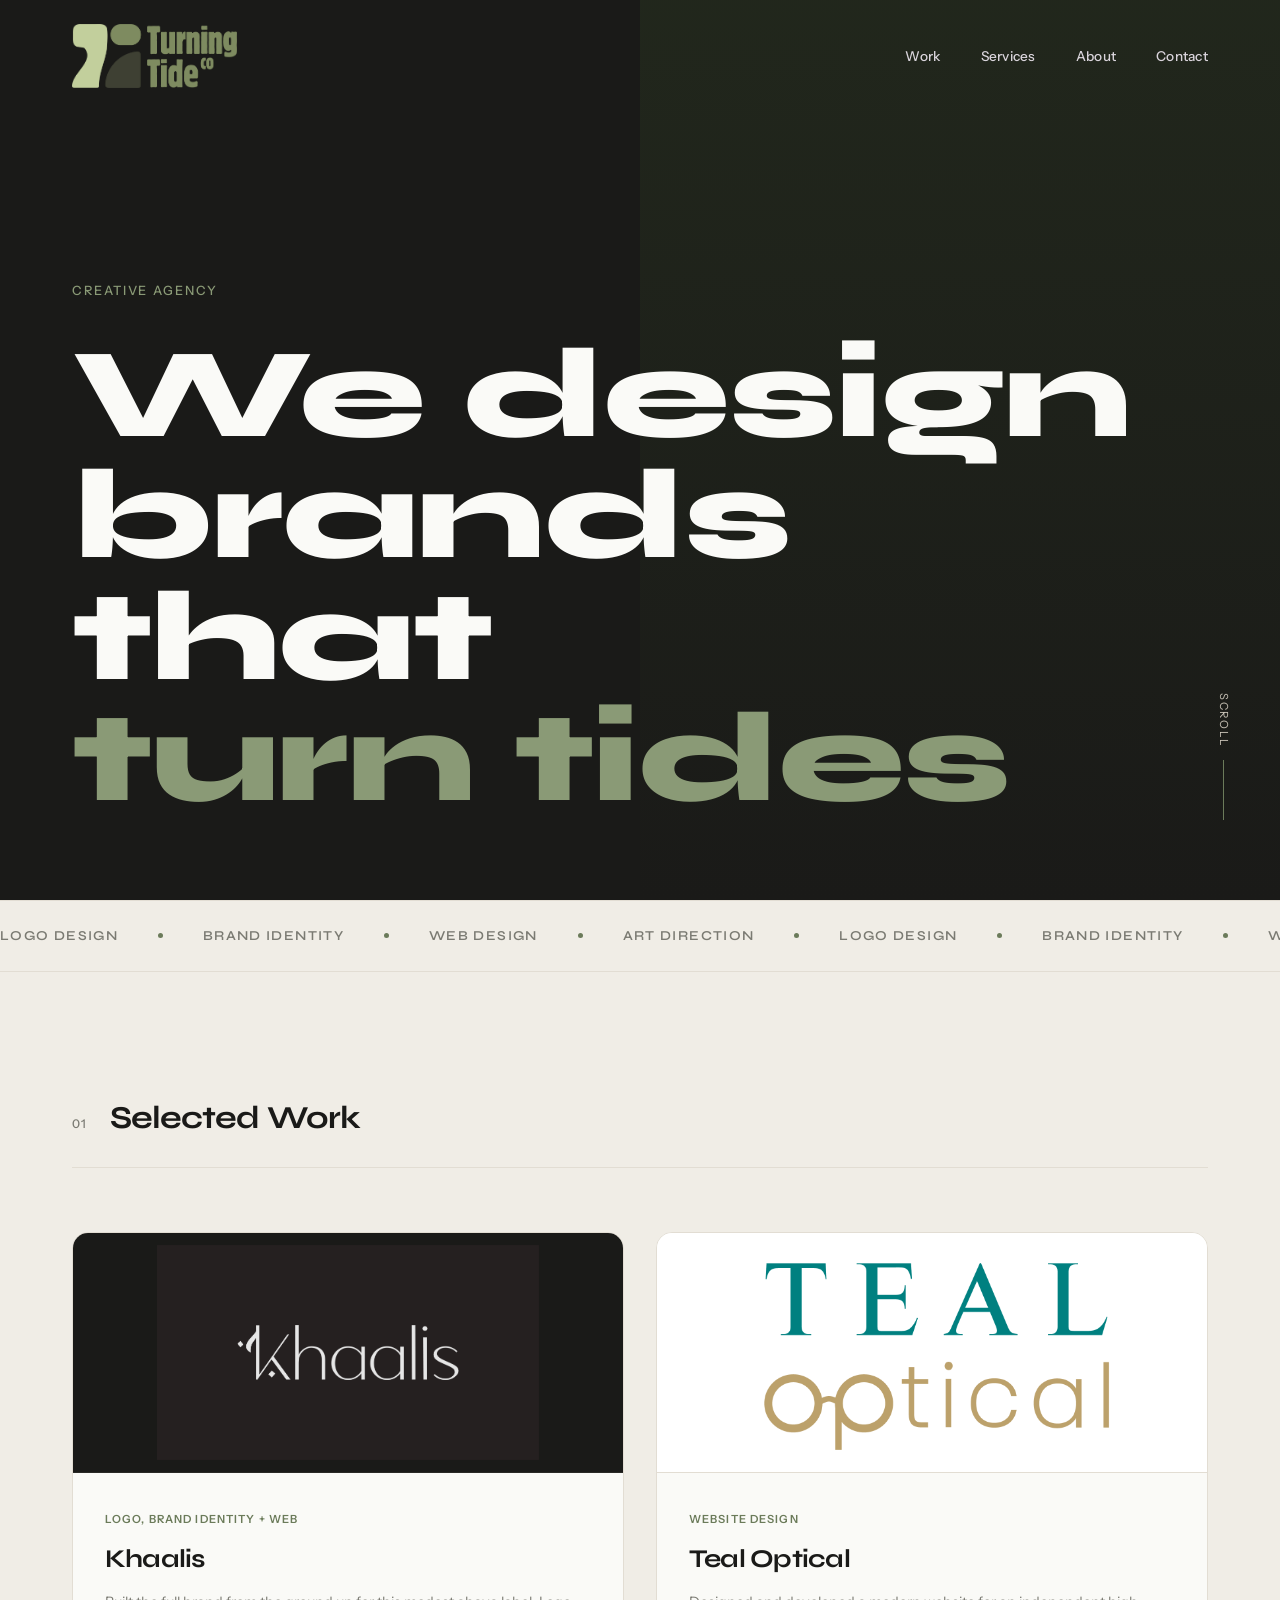
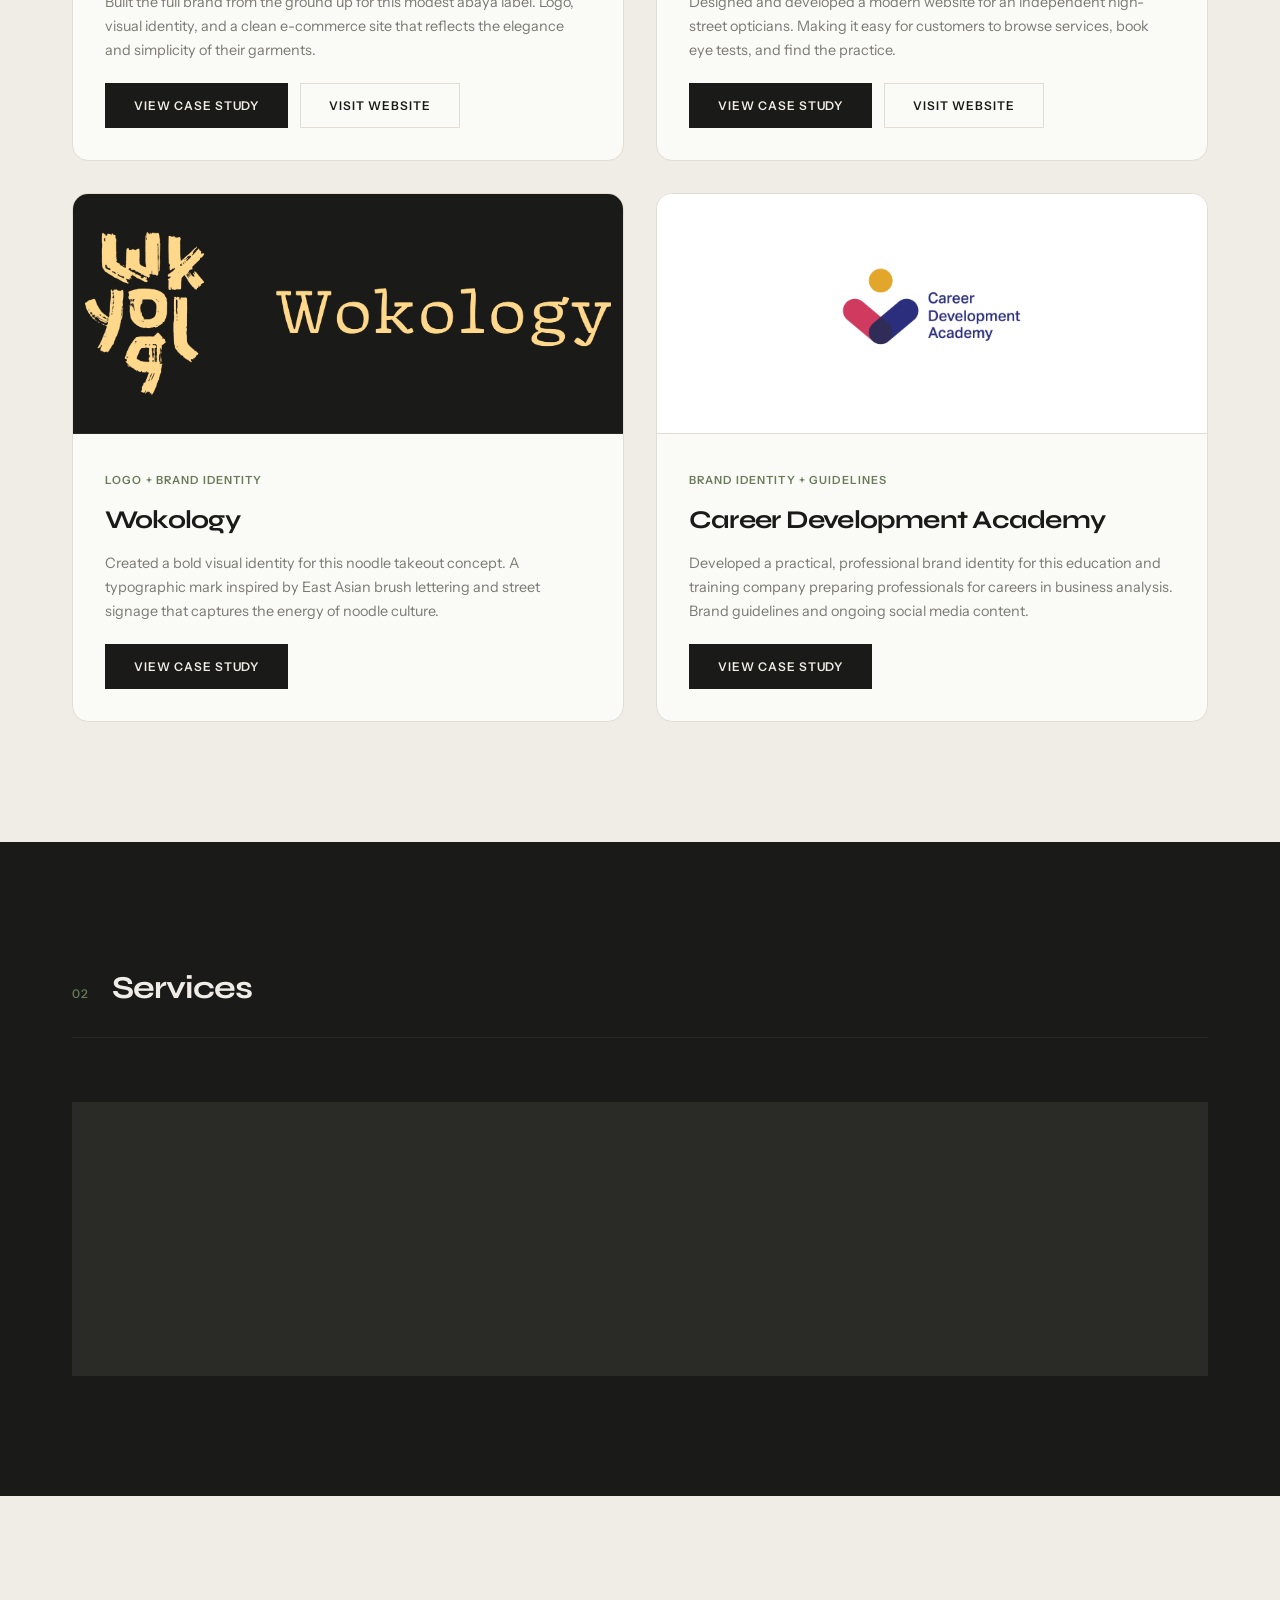
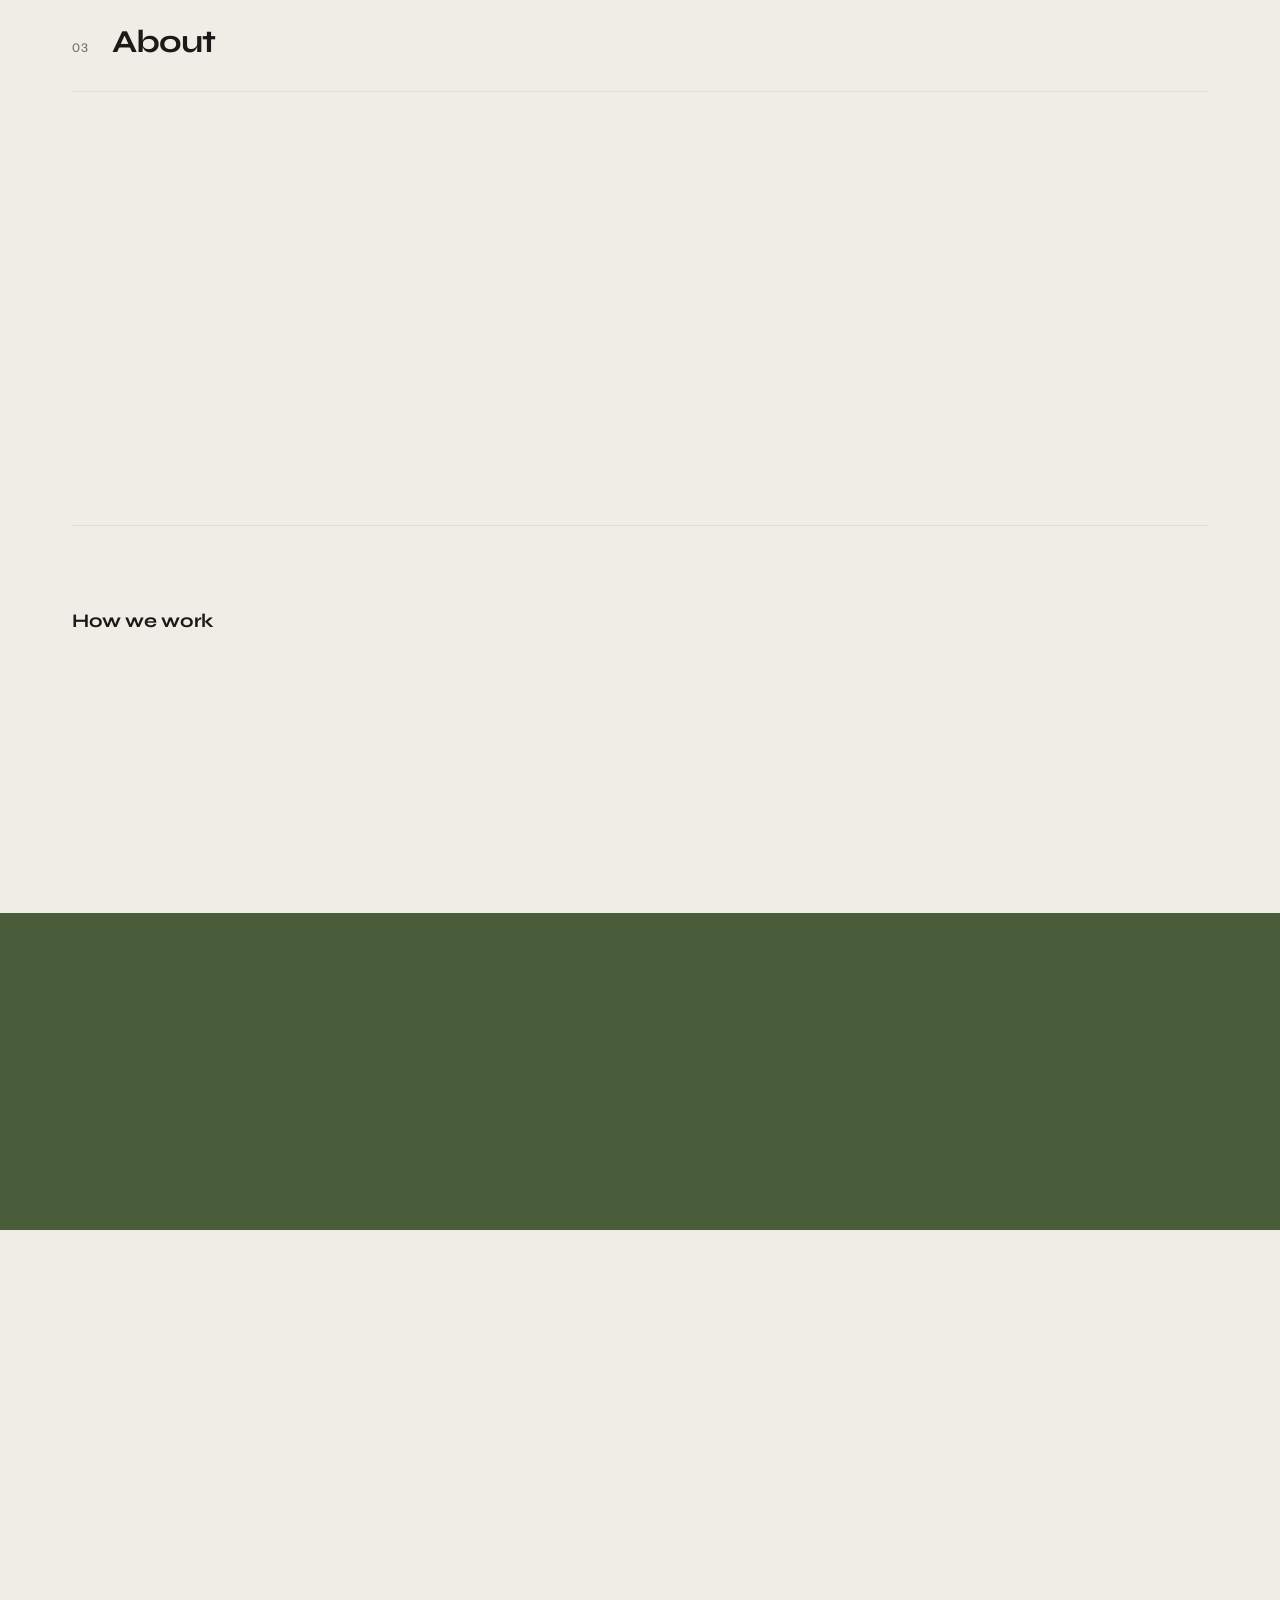
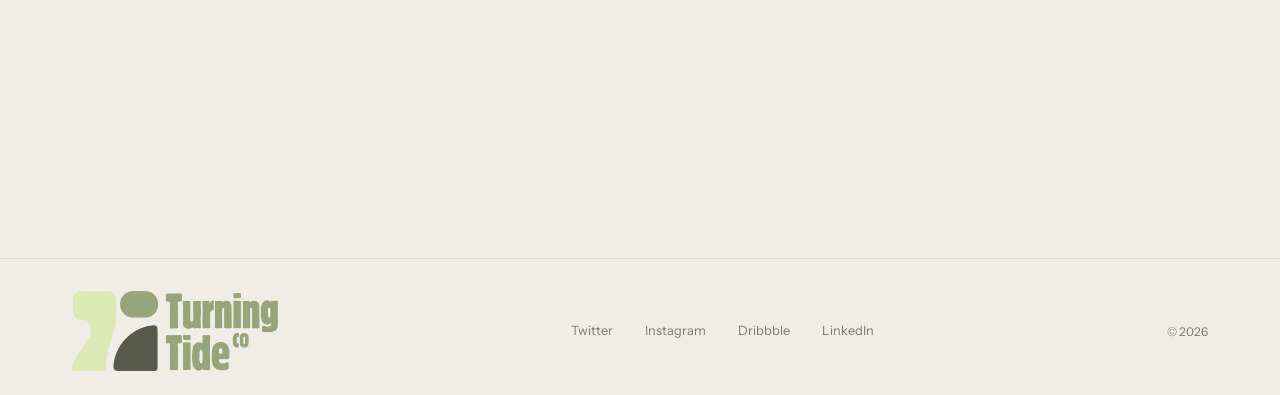
<file: index.html>
<!DOCTYPE html>
<html lang="en">
<head>
  <meta charset="UTF-8">
  <meta name="viewport" content="width=device-width, initial-scale=1.0">
  <title>Turning Tide</title>
  <link rel="stylesheet" href="styles.css">
  <link rel="preconnect" href="https://fonts.googleapis.com">
  <link rel="preconnect" href="https://fonts.gstatic.com" crossorigin>
  <link href="https://fonts.googleapis.com/css2?family=Instrument+Sans:wght@400;500;600;700&family=Syne:wght@600;700;800&display=swap" rel="stylesheet">
</head>
<body>

  <!-- Cursor follower -->
  <div class="cursor" id="cursor"></div>

  <!-- Navigation -->
  <nav class="nav" id="nav">
    <div class="container nav__inner">
      <a href="#" class="nav__logo">
        <img src="logo.png" alt="Turning Tide" class="nav__logo-icon">
      </a>
      <button class="nav__toggle" id="navToggle" aria-label="Toggle menu">
        <span></span>
        <span></span>
      </button>
      <ul class="nav__links" id="navLinks">
        <li><a href="#work">Work</a></li>
        <li><a href="#services">Services</a></li>
        <li><a href="#about">About</a></li>
        <li><a href="#contact">Contact</a></li>
      </ul>
    </div>
  </nav>

  <!-- Hero -->
  <header class="hero">
    <div class="container">
      <p class="hero__tagline">Creative Agency</p>
      <h1 class="hero__title">
        <span class="hero__line">We design</span>
        <span class="hero__line">brands that</span>
        <span class="hero__line hero__line--accent">turn tides</span>
      </h1>
    </div>
    <div class="hero__scroll">
      <span>Scroll</span>
      <div class="hero__scroll-line"></div>
    </div>
  </header>

  <!-- Marquee -->
  <div class="marquee">
    <div class="marquee__track">
      <span>Logo Design</span>
      <span class="marquee__dot"></span>
      <span>Brand Identity</span>
      <span class="marquee__dot"></span>
      <span>Web Design</span>
      <span class="marquee__dot"></span>
      <span>Art Direction</span>
      <span class="marquee__dot"></span>
      <span>Logo Design</span>
      <span class="marquee__dot"></span>
      <span>Brand Identity</span>
      <span class="marquee__dot"></span>
      <span>Web Design</span>
      <span class="marquee__dot"></span>
      <span>Art Direction</span>
      <span class="marquee__dot"></span>
    </div>
  </div>

  <!-- Selected Work -->
  <section class="work" id="work">
    <div class="container">
      <div class="section-header">
        <span class="section-number">01</span>
        <h2 class="section-title">Selected Work</h2>
      </div>

      <div class="work__grid">
        <div class="work-card">
          <div class="work-card__logo">
            <img src="khaalis-logo.png" alt="Khaalis logo">
          </div>
          <div class="work-card__body">
            <span class="work-card__category">Logo, Brand Identity + Web</span>
            <h3 class="work-card__title">Khaalis</h3>
            <p class="work-card__desc">Built the full brand from the ground up for this modest abaya label. Logo, visual identity, and a clean e-commerce site that reflects the elegance and simplicity of their garments.</p>
            <div class="work-card__buttons">
              <a href="khaalis.html" class="work-card__btn">View Case Study</a>
              <a href="https://www.khaalis.co.uk/" target="_blank" class="work-card__btn work-card__btn--outline">Visit Website</a>
            </div>
          </div>
        </div>
        <div class="work-card">
          <div class="work-card__logo work-card__logo--white">
            <img src="Teal Optical-01.png" alt="Teal Optical logo">
          </div>
          <div class="work-card__body">
            <span class="work-card__category">Website Design</span>
            <h3 class="work-card__title">Teal Optical</h3>
            <p class="work-card__desc">Designed and developed a modern website for an independent high-street opticians. Making it easy for customers to browse services, book eye tests, and find the practice.</p>
            <div class="work-card__buttons">
              <a href="teal-optical.html" class="work-card__btn">View Case Study</a>
              <a href="https://www.tealoptical.com/" target="_blank" class="work-card__btn work-card__btn--outline">Visit Website</a>
            </div>
          </div>
        </div>
        <div class="work-card">
          <div class="work-card__logo">
            <img src="wokology-logo.png" alt="Wokology logo">
          </div>
          <div class="work-card__body">
            <span class="work-card__category">Logo + Brand Identity</span>
            <h3 class="work-card__title">Wokology</h3>
            <p class="work-card__desc">Created a bold visual identity for this noodle takeout concept. A typographic mark inspired by East Asian brush lettering and street signage that captures the energy of noodle culture.</p>
            <div class="work-card__buttons">
              <a href="wokology.html" class="work-card__btn">View Case Study</a>
            </div>
          </div>
        </div>
        <div class="work-card">
          <div class="work-card__logo work-card__logo--white">
            <img src="cda-logo.png" alt="CDA logo">
          </div>
          <div class="work-card__body">
            <span class="work-card__category">Brand Identity + Guidelines</span>
            <h3 class="work-card__title">Career Development Academy</h3>
            <p class="work-card__desc">Developed a practical, professional brand identity for this education and training company preparing professionals for careers in business analysis. Brand guidelines and ongoing social media content.</p>
            <div class="work-card__buttons">
              <a href="cda.html" class="work-card__btn">View Case Study</a>
            </div>
          </div>
        </div>
      </div>
    </div>
  </section>

  <!-- Services -->
  <section class="services" id="services">
    <div class="container">
      <div class="section-header">
        <span class="section-number">02</span>
        <h2 class="section-title">Services</h2>
      </div>

      <div class="services__grid">
        <div class="service">
          <span class="service__number">01</span>
          <h3 class="service__title">Logo Design</h3>
          <p class="service__desc">From abstract monograms to refined wordmarks. Every mark we create is built to be distinctive, scalable, and timeless.</p>
        </div>
        <div class="service">
          <span class="service__number">02</span>
          <h3 class="service__title">Brand Identity</h3>
          <p class="service__desc">Complete visual systems — colour, type, imagery, guidelines. A cohesive identity that works across every touchpoint.</p>
        </div>
        <div class="service">
          <span class="service__number">03</span>
          <h3 class="service__title">Website Design</h3>
          <p class="service__desc">Clean, purposeful websites that feel as good as they look. Designed for impact, built for performance.</p>
        </div>
      </div>
    </div>
  </section>

  <!-- About -->
  <section class="about" id="about">
    <div class="container">
      <div class="section-header">
        <span class="section-number">03</span>
        <h2 class="section-title">About</h2>
      </div>

      <div class="about__content">
        <div class="about__text">
          <p class="about__large">We're a creative studio that believes great design is quiet confidence — not noise.</p>
          <p>Every project starts with listening. We work closely with founders and teams to distill complex ideas into clear, compelling visual identities. No templates. No trends for the sake of trends. Just thoughtful work that stands on its own.</p>
        </div>
        <div class="about__stats">
          <div class="about__stat">
            <span class="about__stat-number">150+</span>
            <span class="about__stat-label">Projects</span>
          </div>
          <div class="about__stat">
            <span class="about__stat-number">80+</span>
            <span class="about__stat-label">Clients</span>
          </div>
          <div class="about__stat">
            <span class="about__stat-number">5+</span>
            <span class="about__stat-label">Years</span>
          </div>
        </div>
      </div>

      <!-- Process -->
      <div class="process">
        <h3 class="process__heading">How we work</h3>
        <div class="process__steps">
          <div class="process__step">
            <span class="process__step-num">01</span>
            <div>
              <h4>Discovery</h4>
              <p>Understanding your business, audience, and ambitions.</p>
            </div>
          </div>
          <div class="process__step">
            <span class="process__step-num">02</span>
            <div>
              <h4>Strategy</h4>
              <p>Defining direction, positioning, and creative approach.</p>
            </div>
          </div>
          <div class="process__step">
            <span class="process__step-num">03</span>
            <div>
              <h4>Design</h4>
              <p>Iterative craft. We refine until every detail is right.</p>
            </div>
          </div>
          <div class="process__step">
            <span class="process__step-num">04</span>
            <div>
              <h4>Deliver</h4>
              <p>Final assets, guidelines, and ongoing support.</p>
            </div>
          </div>
        </div>
      </div>
    </div>
  </section>

  <!-- Testimonials -->
  <section class="testimonials">
    <div class="container">
      <div class="testimonials__list">
        <blockquote class="testimonial">
          <p>"Turning Tide gave our brand the clarity it was missing. The work speaks for itself."</p>
          <cite>James Rodriguez, NovaTech</cite>
        </blockquote>
        <blockquote class="testimonial">
          <p>"Minimal, intentional, and exactly what we needed. Couldn't recommend them more."</p>
          <cite>Sarah Kim, Bloom Studio</cite>
        </blockquote>
      </div>
    </div>
  </section>

  <!-- Contact -->
  <section class="contact" id="contact">
    <div class="container">
      <div class="contact__inner">
        <div class="contact__left">
          <span class="section-number">04</span>
          <h2 class="contact__title">Let's work<br>together</h2>
          <div class="contact__details">
            <a href="mailto:hello@turningtide.agency">hello@turningtide.agency</a>
          </div>
        </div>
        <form class="contact__form" id="contactForm">
          <div class="form-group">
            <input type="text" id="name" name="name" placeholder="Name" required>
          </div>
          <div class="form-group">
            <input type="email" id="email" name="email" placeholder="Email" required>
          </div>
          <div class="form-group">
            <select id="service" name="service" required>
              <option value="" disabled selected>Service</option>
              <option value="logo">Logo Design</option>
              <option value="branding">Brand Identity</option>
              <option value="web">Website Design</option>
              <option value="full">Full Package</option>
            </select>
          </div>
          <div class="form-group">
            <textarea id="message" name="message" rows="4" placeholder="Tell us about your project" required></textarea>
          </div>
          <button type="submit" class="btn">Send Message</button>
        </form>
        <div class="contact__success" id="contactSuccess">
          <div class="contact__success-icon">
            <svg width="48" height="48" viewBox="0 0 48 48" fill="none">
              <circle cx="24" cy="24" r="22" stroke="currentColor" stroke-width="1.5"/>
              <path d="M15 24L21 30L33 18" stroke="currentColor" stroke-width="1.5" stroke-linecap="round" stroke-linejoin="round"/>
            </svg>
          </div>
          <h3 class="contact__success-title">Message sent</h3>
          <p class="contact__success-text">Thanks for reaching out. We'll get back to you within 1&ndash;2 business days.</p>
          <button type="button" class="contact__success-btn" id="contactReset">Send another message</button>
        </div>
      </div>
    </div>
  </section>

  <!-- Footer -->
  <footer class="footer">
    <div class="container footer__inner">
      <a href="#" class="footer__logo">
        <img src="logo.png" alt="Turning Tide" class="footer__logo-icon">
      </a>
      <div class="footer__links">
        <a href="#">Twitter</a>
        <a href="#">Instagram</a>
        <a href="#">Dribbble</a>
        <a href="#">LinkedIn</a>
      </div>
      <span class="footer__copy">&copy; 2026</span>
    </div>
  </footer>

  <script src="script.js"></script>
</body>
</html>
</file>
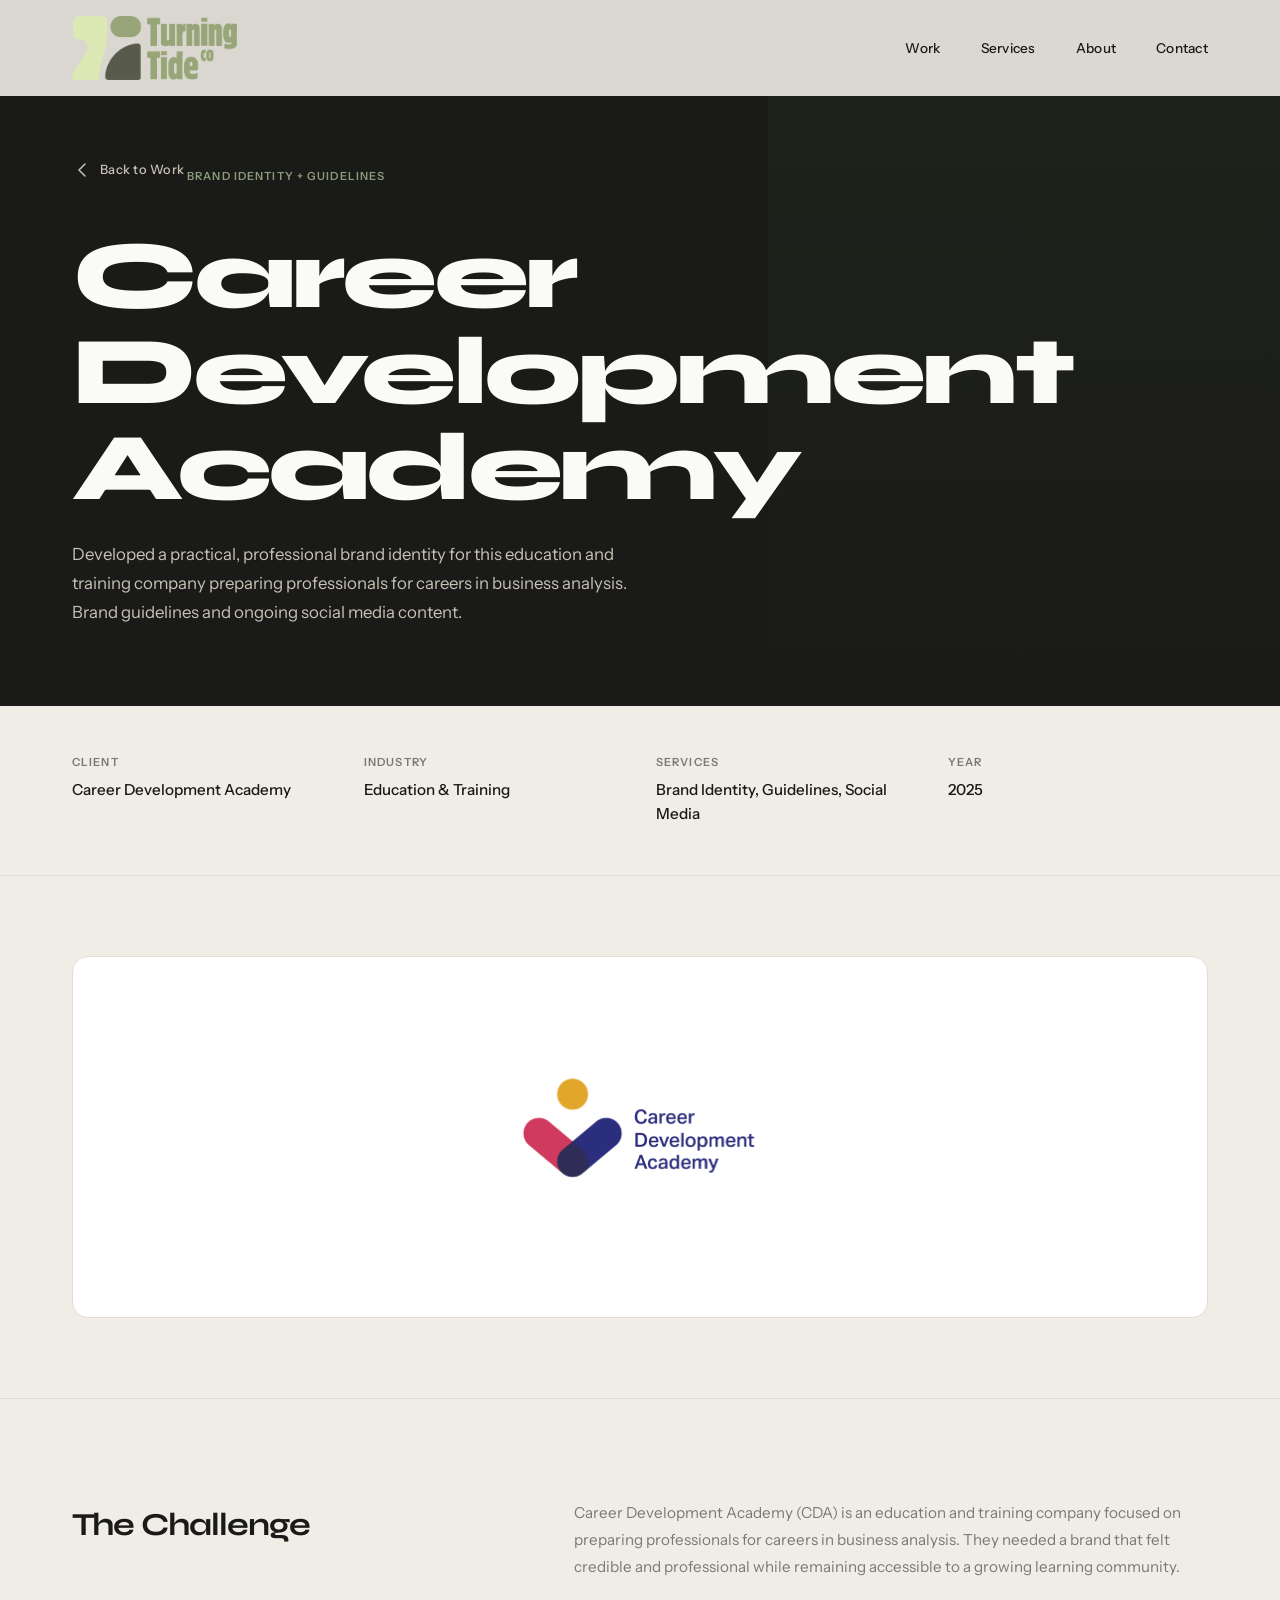
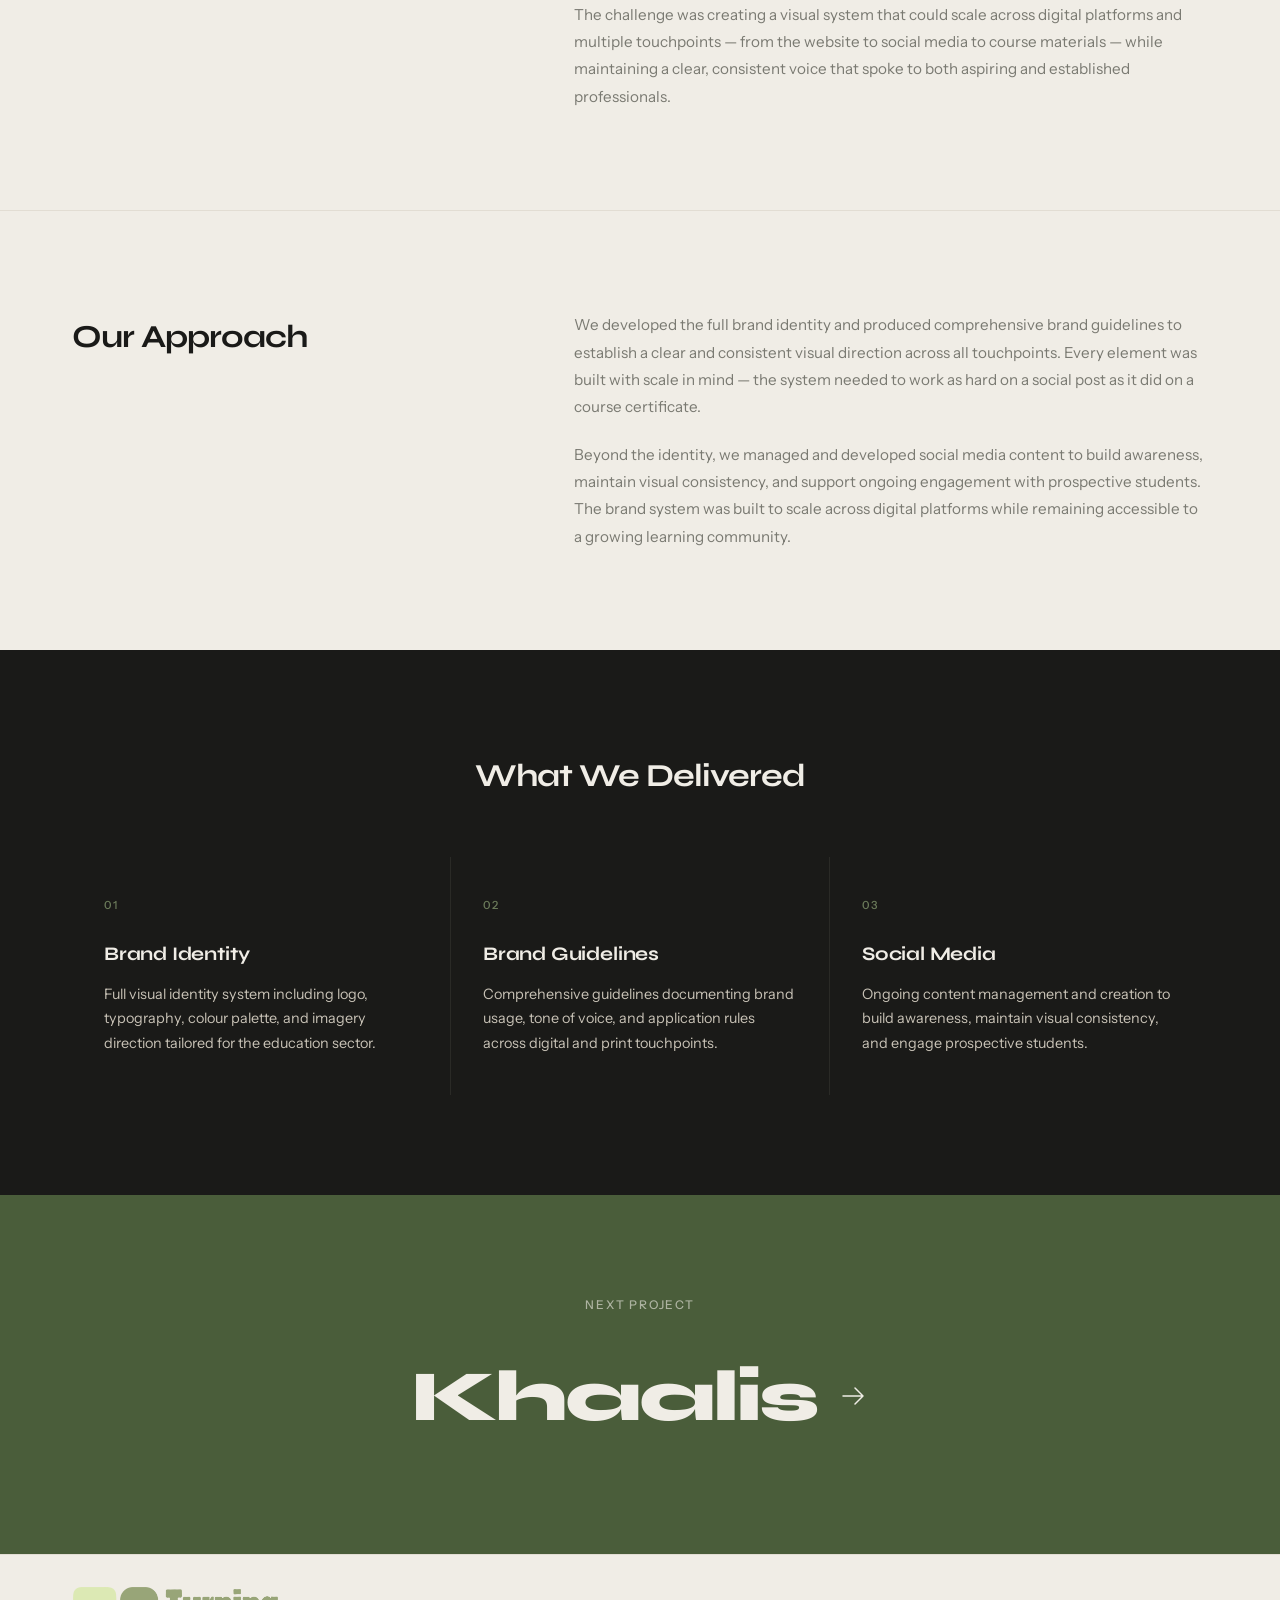
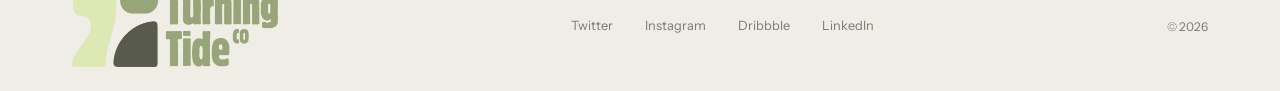
<file: cda.html>
<!DOCTYPE html>
<html lang="en">
<head>
  <meta charset="UTF-8">
  <meta name="viewport" content="width=device-width, initial-scale=1.0">
  <title>Career Development Academy — Turning Tide</title>
  <link rel="stylesheet" href="styles.css">
  <link rel="preconnect" href="https://fonts.googleapis.com">
  <link rel="preconnect" href="https://fonts.gstatic.com" crossorigin>
  <link href="https://fonts.googleapis.com/css2?family=Instrument+Sans:wght@400;500;600;700&family=Syne:wght@600;700;800&display=swap" rel="stylesheet">
</head>
<body>

  <!-- Cursor follower -->
  <div class="cursor" id="cursor"></div>

  <!-- Navigation -->
  <nav class="nav nav--scrolled nav--case" id="nav">
    <div class="container nav__inner">
      <a href="index.html" class="nav__logo">
        <img src="logo.png" alt="Turning Tide" class="nav__logo-icon">
      </a>
      <button class="nav__toggle" id="navToggle" aria-label="Toggle menu">
        <span></span>
        <span></span>
      </button>
      <ul class="nav__links" id="navLinks">
        <li><a href="index.html#work">Work</a></li>
        <li><a href="index.html#services">Services</a></li>
        <li><a href="index.html#about">About</a></li>
        <li><a href="index.html#contact">Contact</a></li>
      </ul>
    </div>
  </nav>

  <!-- Case Hero -->
  <header class="case-hero">
    <div class="container">
      <a href="index.html#work" class="case-hero__back">
        <svg width="20" height="20" viewBox="0 0 20 20" fill="none"><path d="M13 4L7 10L13 16" stroke="currentColor" stroke-width="1.5" stroke-linecap="round" stroke-linejoin="round"/></svg>
        Back to Work
      </a>
      <span class="case-hero__category">Brand Identity + Guidelines</span>
      <h1 class="case-hero__title">Career Development Academy</h1>
      <p class="case-hero__summary">Developed a practical, professional brand identity for this education and training company preparing professionals for careers in business analysis. Brand guidelines and ongoing social media content.</p>
    </div>
  </header>

  <!-- Project Details -->
  <section class="case-details">
    <div class="container">
      <div class="case-details__grid">
        <div class="case-detail">
          <span class="case-detail__label">Client</span>
          <span class="case-detail__value">Career Development Academy</span>
        </div>
        <div class="case-detail">
          <span class="case-detail__label">Industry</span>
          <span class="case-detail__value">Education &amp; Training</span>
        </div>
        <div class="case-detail">
          <span class="case-detail__label">Services</span>
          <span class="case-detail__value">Brand Identity, Guidelines, Social Media</span>
        </div>
        <div class="case-detail">
          <span class="case-detail__label">Year</span>
          <span class="case-detail__value">2025</span>
        </div>
      </div>
    </div>
  </section>

  <!-- Brand Logo Display -->
  <section class="case-showcase">
    <div class="container">
      <div class="case-showcase__logo">
        <img src="cda-logo.png" alt="CDA brand logo">
      </div>
    </div>
  </section>

  <!-- Overview -->
  <section class="case-block">
    <div class="container">
      <div class="case-block__layout">
        <h2 class="case-block__title">The Challenge</h2>
        <div class="case-block__text">
          <p>Career Development Academy (CDA) is an education and training company focused on preparing professionals for careers in business analysis. They needed a brand that felt credible and professional while remaining accessible to a growing learning community.</p>
          <p>The challenge was creating a visual system that could scale across digital platforms and multiple touchpoints — from the website to social media to course materials — while maintaining a clear, consistent voice that spoke to both aspiring and established professionals.</p>
        </div>
      </div>
    </div>
  </section>

  <!-- Approach -->
  <section class="case-block">
    <div class="container">
      <div class="case-block__layout">
        <h2 class="case-block__title">Our Approach</h2>
        <div class="case-block__text">
          <p>We developed the full brand identity and produced comprehensive brand guidelines to establish a clear and consistent visual direction across all touchpoints. Every element was built with scale in mind — the system needed to work as hard on a social post as it did on a course certificate.</p>
          <p>Beyond the identity, we managed and developed social media content to build awareness, maintain visual consistency, and support ongoing engagement with prospective students. The brand system was built to scale across digital platforms while remaining accessible to a growing learning community.</p>
        </div>
      </div>
    </div>
  </section>

  <!-- What We Delivered -->
  <section class="case-block case-block--dark">
    <div class="container">
      <h2 class="case-block__title case-block__title--center">What We Delivered</h2>
      <div class="case-deliverables__grid">
        <div class="case-deliverable">
          <span class="case-deliverable__num">01</span>
          <h3>Brand Identity</h3>
          <p>Full visual identity system including logo, typography, colour palette, and imagery direction tailored for the education sector.</p>
        </div>
        <div class="case-deliverable">
          <span class="case-deliverable__num">02</span>
          <h3>Brand Guidelines</h3>
          <p>Comprehensive guidelines documenting brand usage, tone of voice, and application rules across digital and print touchpoints.</p>
        </div>
        <div class="case-deliverable">
          <span class="case-deliverable__num">03</span>
          <h3>Social Media</h3>
          <p>Ongoing content management and creation to build awareness, maintain visual consistency, and engage prospective students.</p>
        </div>
      </div>
    </div>
  </section>

  <!-- Next Project -->
  <section class="case-next">
    <div class="container">
      <span class="case-next__label">Next Project</span>
      <a href="khaalis.html" class="case-next__link">
        <h2 class="case-next__title">Khaalis</h2>
        <svg width="32" height="32" viewBox="0 0 32 32" fill="none"><path d="M6 16H26M26 16L18 8M26 16L18 24" stroke="currentColor" stroke-width="1.5" stroke-linecap="round" stroke-linejoin="round"/></svg>
      </a>
    </div>
  </section>

  <!-- Footer -->
  <footer class="footer">
    <div class="container footer__inner">
      <a href="index.html" class="footer__logo">
        <img src="logo.png" alt="Turning Tide" class="footer__logo-icon">
      </a>
      <div class="footer__links">
        <a href="#">Twitter</a>
        <a href="#">Instagram</a>
        <a href="#">Dribbble</a>
        <a href="#">LinkedIn</a>
      </div>
      <span class="footer__copy">&copy; 2026</span>
    </div>
  </footer>

  <script src="script.js"></script>
</body>
</html>
</file>
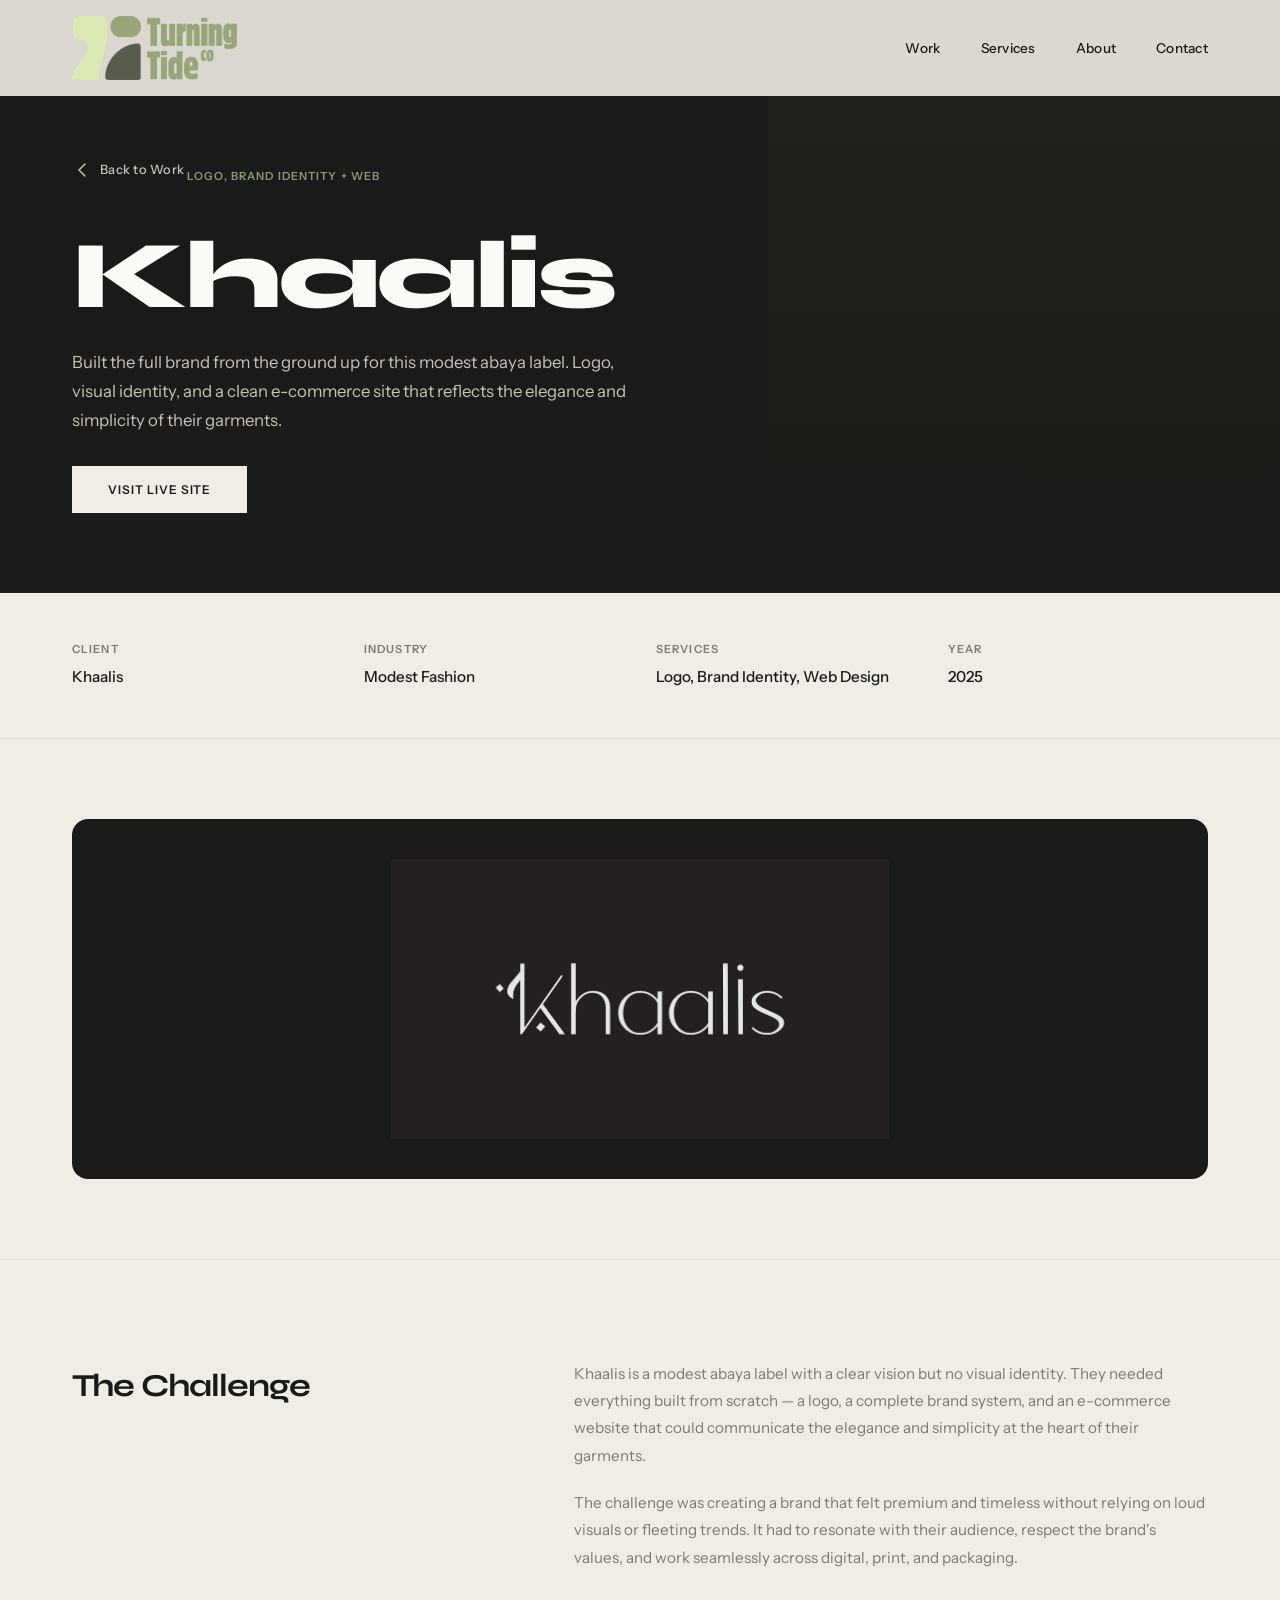
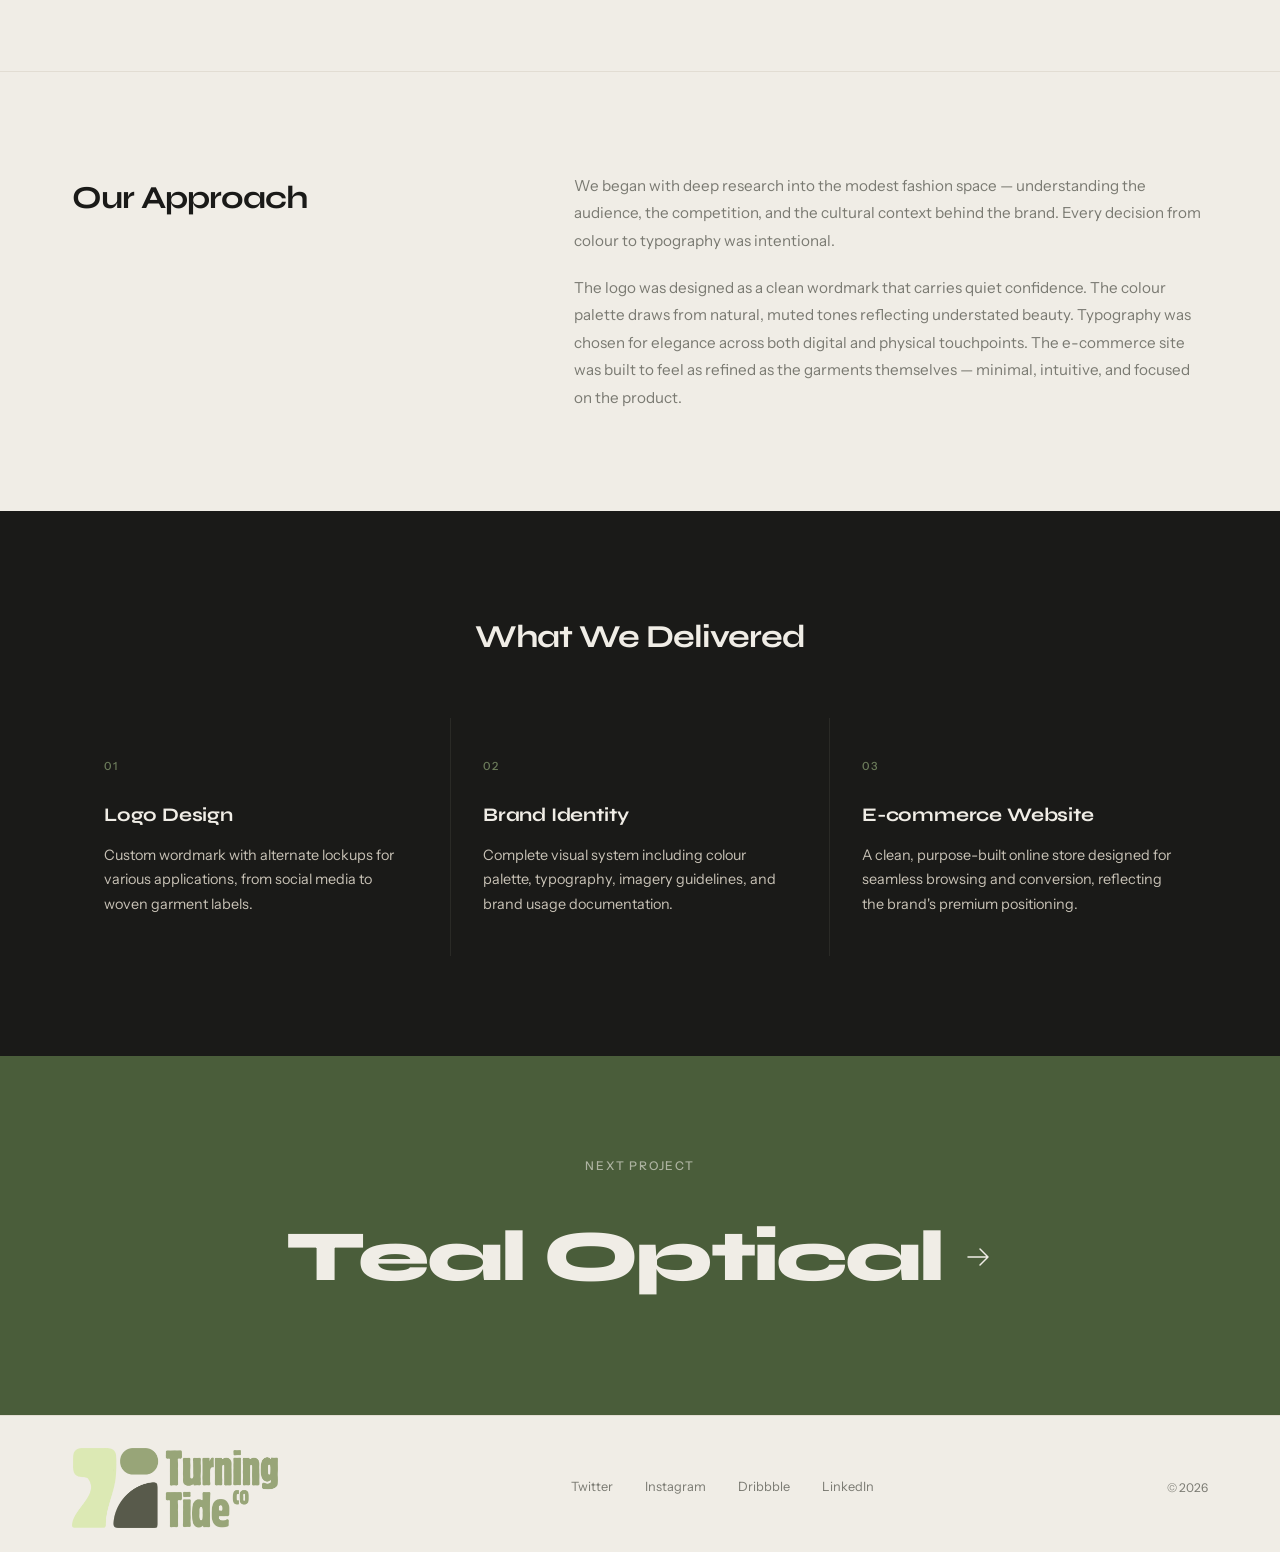
<file: khaalis.html>
<!DOCTYPE html>
<html lang="en">
<head>
  <meta charset="UTF-8">
  <meta name="viewport" content="width=device-width, initial-scale=1.0">
  <title>Khaalis — Turning Tide</title>
  <link rel="stylesheet" href="styles.css">
  <link rel="preconnect" href="https://fonts.googleapis.com">
  <link rel="preconnect" href="https://fonts.gstatic.com" crossorigin>
  <link href="https://fonts.googleapis.com/css2?family=Instrument+Sans:wght@400;500;600;700&family=Syne:wght@600;700;800&display=swap" rel="stylesheet">
</head>
<body>

  <!-- Cursor follower -->
  <div class="cursor" id="cursor"></div>

  <!-- Navigation -->
  <nav class="nav nav--scrolled nav--case" id="nav">
    <div class="container nav__inner">
      <a href="index.html" class="nav__logo">
        <img src="logo.png" alt="Turning Tide" class="nav__logo-icon">
      </a>
      <button class="nav__toggle" id="navToggle" aria-label="Toggle menu">
        <span></span>
        <span></span>
      </button>
      <ul class="nav__links" id="navLinks">
        <li><a href="index.html#work">Work</a></li>
        <li><a href="index.html#services">Services</a></li>
        <li><a href="index.html#about">About</a></li>
        <li><a href="index.html#contact">Contact</a></li>
      </ul>
    </div>
  </nav>

  <!-- Case Hero -->
  <header class="case-hero">
    <div class="container">
      <a href="index.html#work" class="case-hero__back">
        <svg width="20" height="20" viewBox="0 0 20 20" fill="none"><path d="M13 4L7 10L13 16" stroke="currentColor" stroke-width="1.5" stroke-linecap="round" stroke-linejoin="round"/></svg>
        Back to Work
      </a>
      <span class="case-hero__category">Logo, Brand Identity + Web</span>
      <h1 class="case-hero__title">Khaalis</h1>
      <p class="case-hero__summary">Built the full brand from the ground up for this modest abaya label. Logo, visual identity, and a clean e-commerce site that reflects the elegance and simplicity of their garments.</p>
      <div class="case-hero__actions">
        <a href="https://www.khaalis.co.uk/" target="_blank" class="case-hero__link">Visit Live Site</a>
      </div>
    </div>
  </header>

  <!-- Project Details -->
  <section class="case-details">
    <div class="container">
      <div class="case-details__grid">
        <div class="case-detail">
          <span class="case-detail__label">Client</span>
          <span class="case-detail__value">Khaalis</span>
        </div>
        <div class="case-detail">
          <span class="case-detail__label">Industry</span>
          <span class="case-detail__value">Modest Fashion</span>
        </div>
        <div class="case-detail">
          <span class="case-detail__label">Services</span>
          <span class="case-detail__value">Logo, Brand Identity, Web Design</span>
        </div>
        <div class="case-detail">
          <span class="case-detail__label">Year</span>
          <span class="case-detail__value">2025</span>
        </div>
      </div>
    </div>
  </section>

  <!-- Brand Logo Display -->
  <section class="case-showcase">
    <div class="container">
      <div class="case-showcase__logo case-showcase__logo--dark">
        <img src="khaalis-logo.png" alt="Khaalis brand logo">
      </div>
    </div>
  </section>

  <!-- Overview -->
  <section class="case-block">
    <div class="container">
      <div class="case-block__layout">
        <h2 class="case-block__title">The Challenge</h2>
        <div class="case-block__text">
          <p>Khaalis is a modest abaya label with a clear vision but no visual identity. They needed everything built from scratch — a logo, a complete brand system, and an e-commerce website that could communicate the elegance and simplicity at the heart of their garments.</p>
          <p>The challenge was creating a brand that felt premium and timeless without relying on loud visuals or fleeting trends. It had to resonate with their audience, respect the brand's values, and work seamlessly across digital, print, and packaging.</p>
        </div>
      </div>
    </div>
  </section>

  <!-- Approach -->
  <section class="case-block">
    <div class="container">
      <div class="case-block__layout">
        <h2 class="case-block__title">Our Approach</h2>
        <div class="case-block__text">
          <p>We began with deep research into the modest fashion space — understanding the audience, the competition, and the cultural context behind the brand. Every decision from colour to typography was intentional.</p>
          <p>The logo was designed as a clean wordmark that carries quiet confidence. The colour palette draws from natural, muted tones reflecting understated beauty. Typography was chosen for elegance across both digital and physical touchpoints. The e-commerce site was built to feel as refined as the garments themselves — minimal, intuitive, and focused on the product.</p>
        </div>
      </div>
    </div>
  </section>

  <!-- What We Delivered -->
  <section class="case-block case-block--dark">
    <div class="container">
      <h2 class="case-block__title case-block__title--center">What We Delivered</h2>
      <div class="case-deliverables__grid">
        <div class="case-deliverable">
          <span class="case-deliverable__num">01</span>
          <h3>Logo Design</h3>
          <p>Custom wordmark with alternate lockups for various applications, from social media to woven garment labels.</p>
        </div>
        <div class="case-deliverable">
          <span class="case-deliverable__num">02</span>
          <h3>Brand Identity</h3>
          <p>Complete visual system including colour palette, typography, imagery guidelines, and brand usage documentation.</p>
        </div>
        <div class="case-deliverable">
          <span class="case-deliverable__num">03</span>
          <h3>E-commerce Website</h3>
          <p>A clean, purpose-built online store designed for seamless browsing and conversion, reflecting the brand's premium positioning.</p>
        </div>
      </div>
    </div>
  </section>

  <!-- Next Project -->
  <section class="case-next">
    <div class="container">
      <span class="case-next__label">Next Project</span>
      <a href="teal-optical.html" class="case-next__link">
        <h2 class="case-next__title">Teal Optical</h2>
        <svg width="32" height="32" viewBox="0 0 32 32" fill="none"><path d="M6 16H26M26 16L18 8M26 16L18 24" stroke="currentColor" stroke-width="1.5" stroke-linecap="round" stroke-linejoin="round"/></svg>
      </a>
    </div>
  </section>

  <!-- Footer -->
  <footer class="footer">
    <div class="container footer__inner">
      <a href="index.html" class="footer__logo">
        <img src="logo.png" alt="Turning Tide" class="footer__logo-icon">
      </a>
      <div class="footer__links">
        <a href="#">Twitter</a>
        <a href="#">Instagram</a>
        <a href="#">Dribbble</a>
        <a href="#">LinkedIn</a>
      </div>
      <span class="footer__copy">&copy; 2026</span>
    </div>
  </footer>

  <script src="script.js"></script>
</body>
</html>
</file>
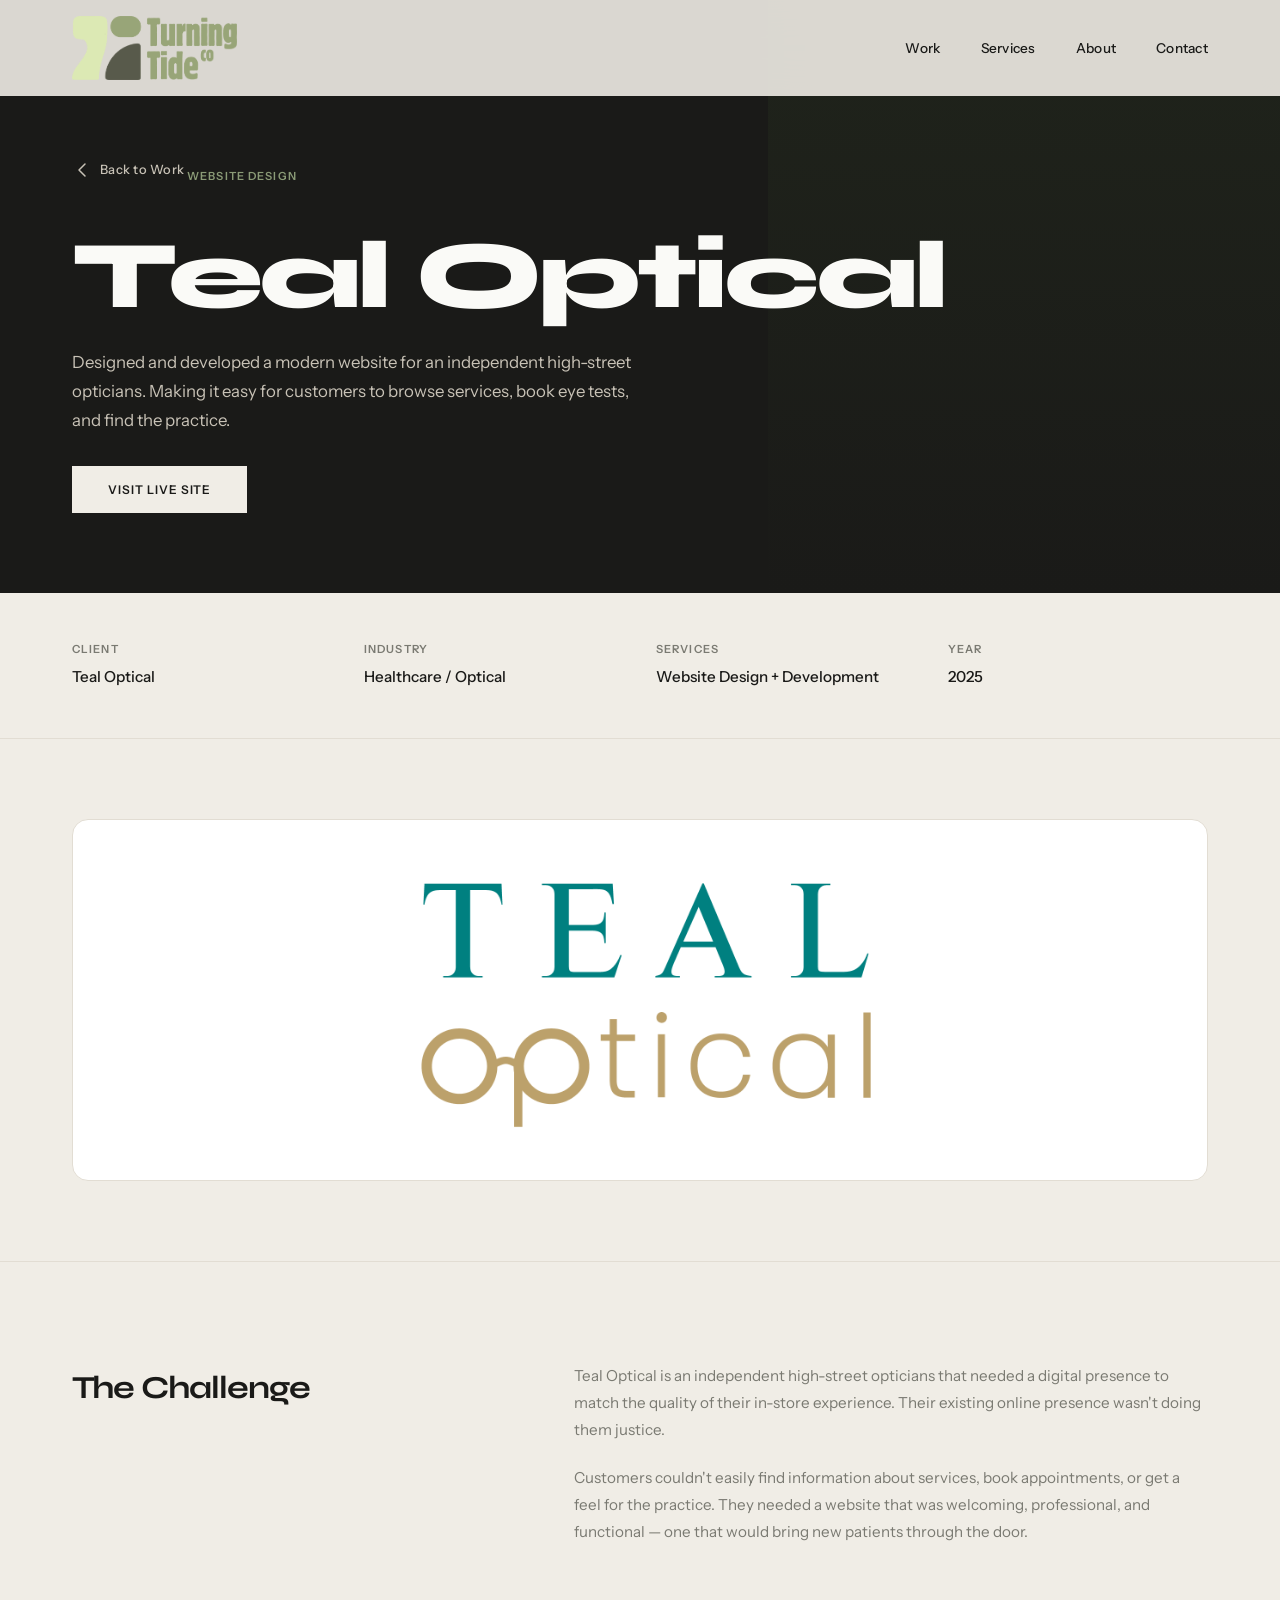
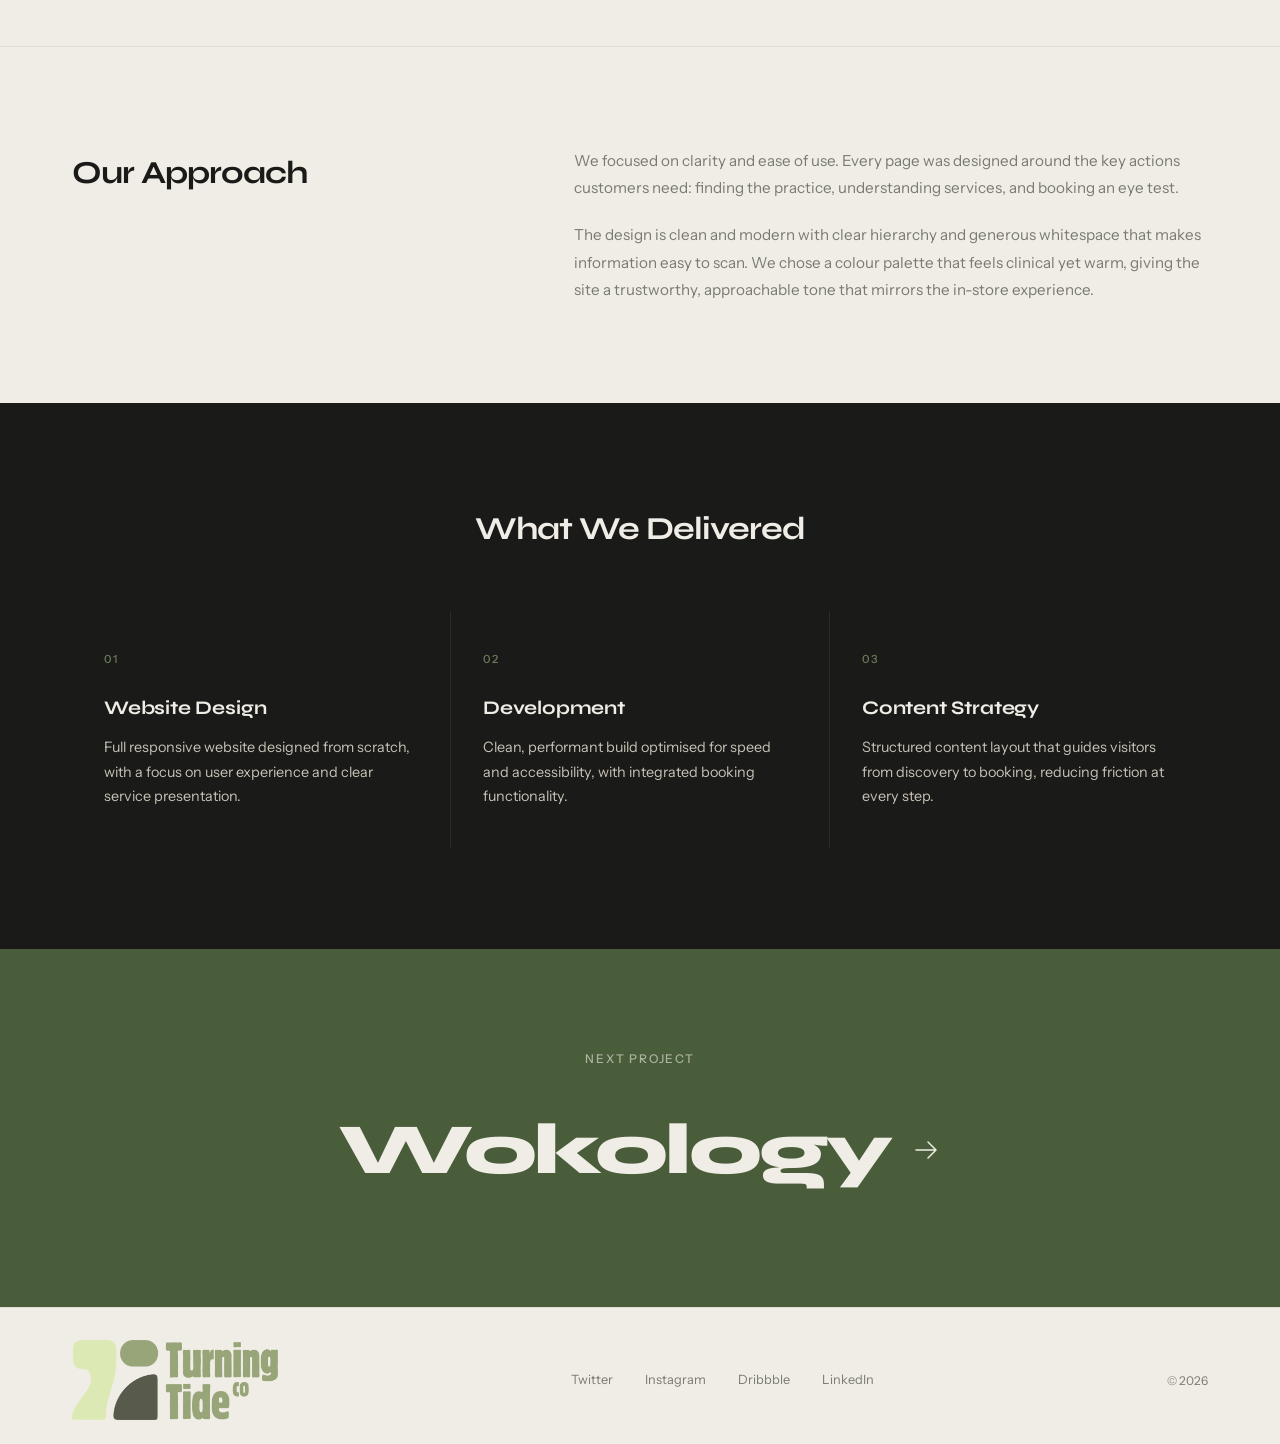
<file: teal-optical.html>
<!DOCTYPE html>
<html lang="en">
<head>
  <meta charset="UTF-8">
  <meta name="viewport" content="width=device-width, initial-scale=1.0">
  <title>Teal Optical — Turning Tide</title>
  <link rel="stylesheet" href="styles.css">
  <link rel="preconnect" href="https://fonts.googleapis.com">
  <link rel="preconnect" href="https://fonts.gstatic.com" crossorigin>
  <link href="https://fonts.googleapis.com/css2?family=Instrument+Sans:wght@400;500;600;700&family=Syne:wght@600;700;800&display=swap" rel="stylesheet">
</head>
<body>

  <!-- Cursor follower -->
  <div class="cursor" id="cursor"></div>

  <!-- Navigation -->
  <nav class="nav nav--scrolled nav--case" id="nav">
    <div class="container nav__inner">
      <a href="index.html" class="nav__logo">
        <img src="logo.png" alt="Turning Tide" class="nav__logo-icon">
      </a>
      <button class="nav__toggle" id="navToggle" aria-label="Toggle menu">
        <span></span>
        <span></span>
      </button>
      <ul class="nav__links" id="navLinks">
        <li><a href="index.html#work">Work</a></li>
        <li><a href="index.html#services">Services</a></li>
        <li><a href="index.html#about">About</a></li>
        <li><a href="index.html#contact">Contact</a></li>
      </ul>
    </div>
  </nav>

  <!-- Case Hero -->
  <header class="case-hero">
    <div class="container">
      <a href="index.html#work" class="case-hero__back">
        <svg width="20" height="20" viewBox="0 0 20 20" fill="none"><path d="M13 4L7 10L13 16" stroke="currentColor" stroke-width="1.5" stroke-linecap="round" stroke-linejoin="round"/></svg>
        Back to Work
      </a>
      <span class="case-hero__category">Website Design</span>
      <h1 class="case-hero__title">Teal Optical</h1>
      <p class="case-hero__summary">Designed and developed a modern website for an independent high-street opticians. Making it easy for customers to browse services, book eye tests, and find the practice.</p>
      <div class="case-hero__actions">
        <a href="https://www.tealoptical.com/" target="_blank" class="case-hero__link">Visit Live Site</a>
      </div>
    </div>
  </header>

  <!-- Project Details -->
  <section class="case-details">
    <div class="container">
      <div class="case-details__grid">
        <div class="case-detail">
          <span class="case-detail__label">Client</span>
          <span class="case-detail__value">Teal Optical</span>
        </div>
        <div class="case-detail">
          <span class="case-detail__label">Industry</span>
          <span class="case-detail__value">Healthcare / Optical</span>
        </div>
        <div class="case-detail">
          <span class="case-detail__label">Services</span>
          <span class="case-detail__value">Website Design + Development</span>
        </div>
        <div class="case-detail">
          <span class="case-detail__label">Year</span>
          <span class="case-detail__value">2025</span>
        </div>
      </div>
    </div>
  </section>

  <!-- Brand Logo Display -->
  <section class="case-showcase">
    <div class="container">
      <div class="case-showcase__logo">
        <img src="Teal Optical-01.png" alt="Teal Optical brand logo">
      </div>
    </div>
  </section>

  <!-- Overview -->
  <section class="case-block">
    <div class="container">
      <div class="case-block__layout">
        <h2 class="case-block__title">The Challenge</h2>
        <div class="case-block__text">
          <p>Teal Optical is an independent high-street opticians that needed a digital presence to match the quality of their in-store experience. Their existing online presence wasn't doing them justice.</p>
          <p>Customers couldn't easily find information about services, book appointments, or get a feel for the practice. They needed a website that was welcoming, professional, and functional — one that would bring new patients through the door.</p>
        </div>
      </div>
    </div>
  </section>

  <!-- Approach -->
  <section class="case-block">
    <div class="container">
      <div class="case-block__layout">
        <h2 class="case-block__title">Our Approach</h2>
        <div class="case-block__text">
          <p>We focused on clarity and ease of use. Every page was designed around the key actions customers need: finding the practice, understanding services, and booking an eye test.</p>
          <p>The design is clean and modern with clear hierarchy and generous whitespace that makes information easy to scan. We chose a colour palette that feels clinical yet warm, giving the site a trustworthy, approachable tone that mirrors the in-store experience.</p>
        </div>
      </div>
    </div>
  </section>

  <!-- What We Delivered -->
  <section class="case-block case-block--dark">
    <div class="container">
      <h2 class="case-block__title case-block__title--center">What We Delivered</h2>
      <div class="case-deliverables__grid">
        <div class="case-deliverable">
          <span class="case-deliverable__num">01</span>
          <h3>Website Design</h3>
          <p>Full responsive website designed from scratch, with a focus on user experience and clear service presentation.</p>
        </div>
        <div class="case-deliverable">
          <span class="case-deliverable__num">02</span>
          <h3>Development</h3>
          <p>Clean, performant build optimised for speed and accessibility, with integrated booking functionality.</p>
        </div>
        <div class="case-deliverable">
          <span class="case-deliverable__num">03</span>
          <h3>Content Strategy</h3>
          <p>Structured content layout that guides visitors from discovery to booking, reducing friction at every step.</p>
        </div>
      </div>
    </div>
  </section>

  <!-- Next Project -->
  <section class="case-next">
    <div class="container">
      <span class="case-next__label">Next Project</span>
      <a href="wokology.html" class="case-next__link">
        <h2 class="case-next__title">Wokology</h2>
        <svg width="32" height="32" viewBox="0 0 32 32" fill="none"><path d="M6 16H26M26 16L18 8M26 16L18 24" stroke="currentColor" stroke-width="1.5" stroke-linecap="round" stroke-linejoin="round"/></svg>
      </a>
    </div>
  </section>

  <!-- Footer -->
  <footer class="footer">
    <div class="container footer__inner">
      <a href="index.html" class="footer__logo">
        <img src="logo.png" alt="Turning Tide" class="footer__logo-icon">
      </a>
      <div class="footer__links">
        <a href="#">Twitter</a>
        <a href="#">Instagram</a>
        <a href="#">Dribbble</a>
        <a href="#">LinkedIn</a>
      </div>
      <span class="footer__copy">&copy; 2026</span>
    </div>
  </footer>

  <script src="script.js"></script>
</body>
</html>
</file>
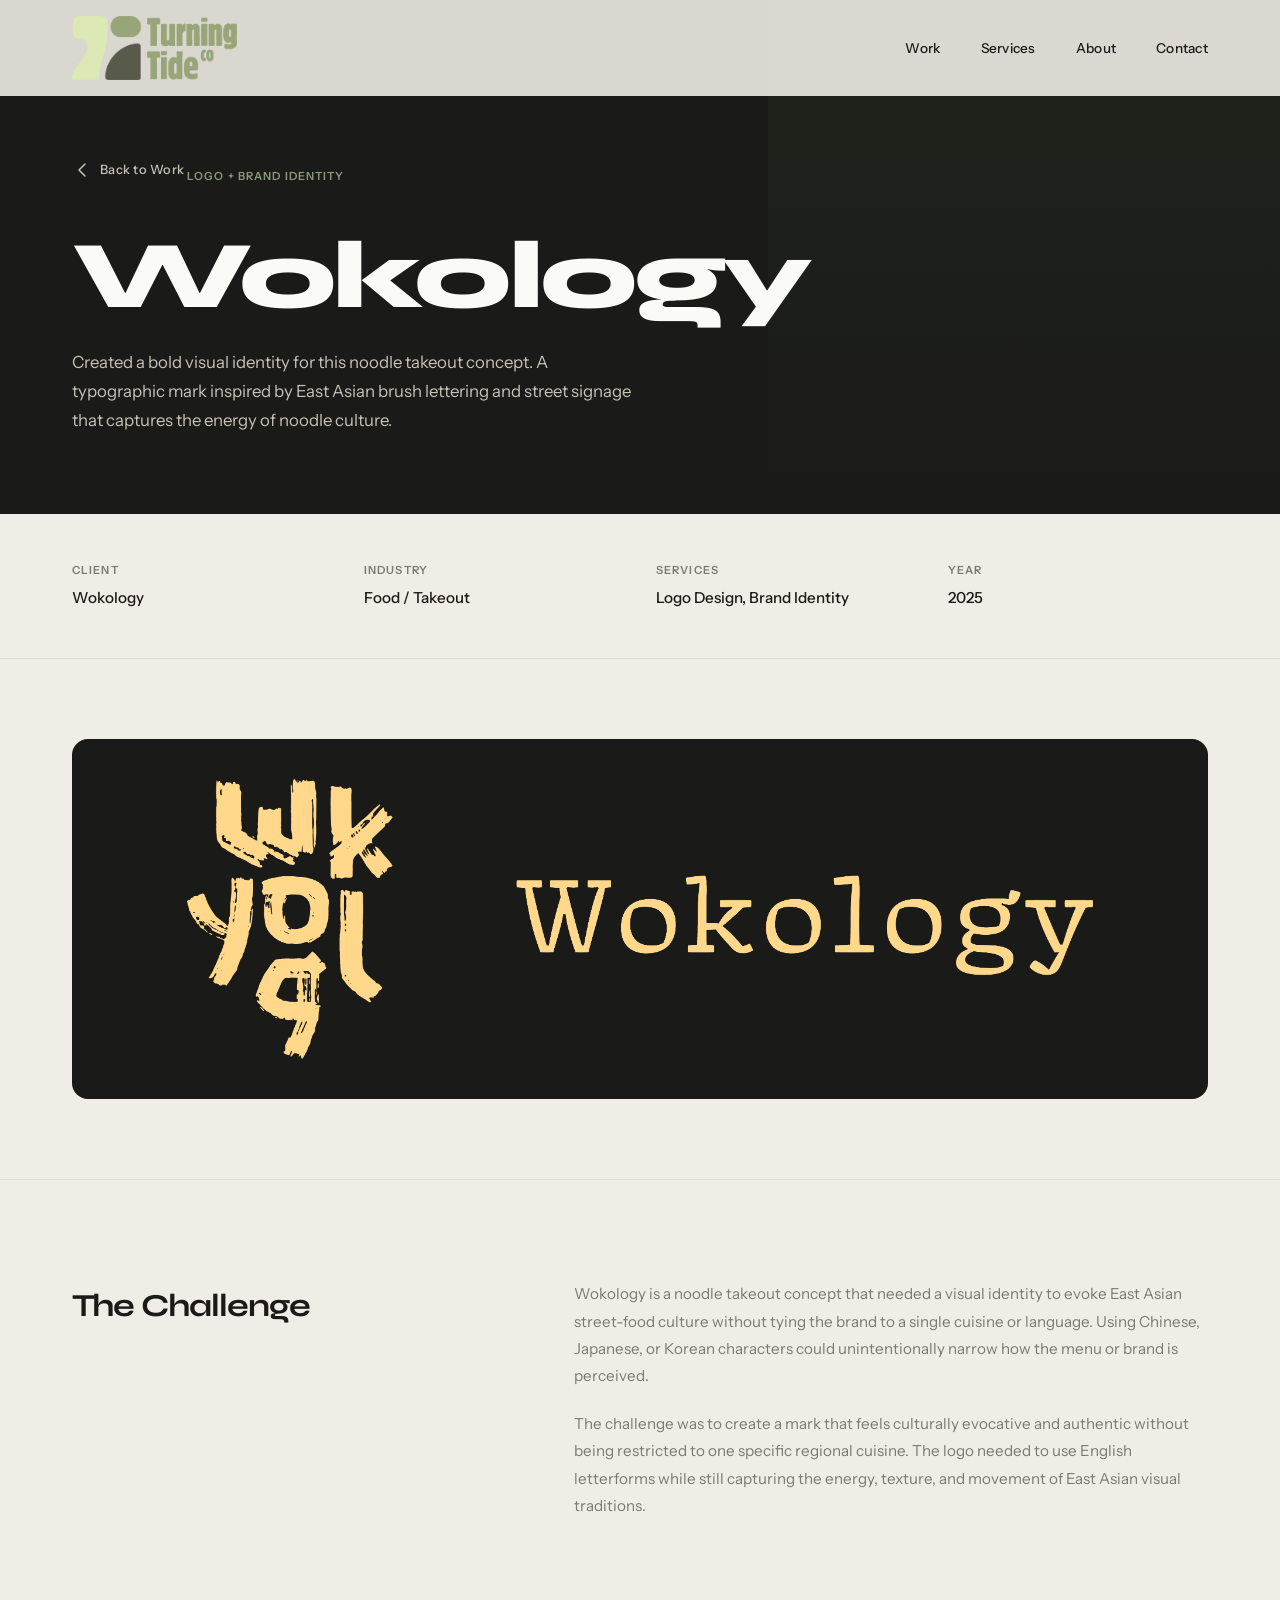
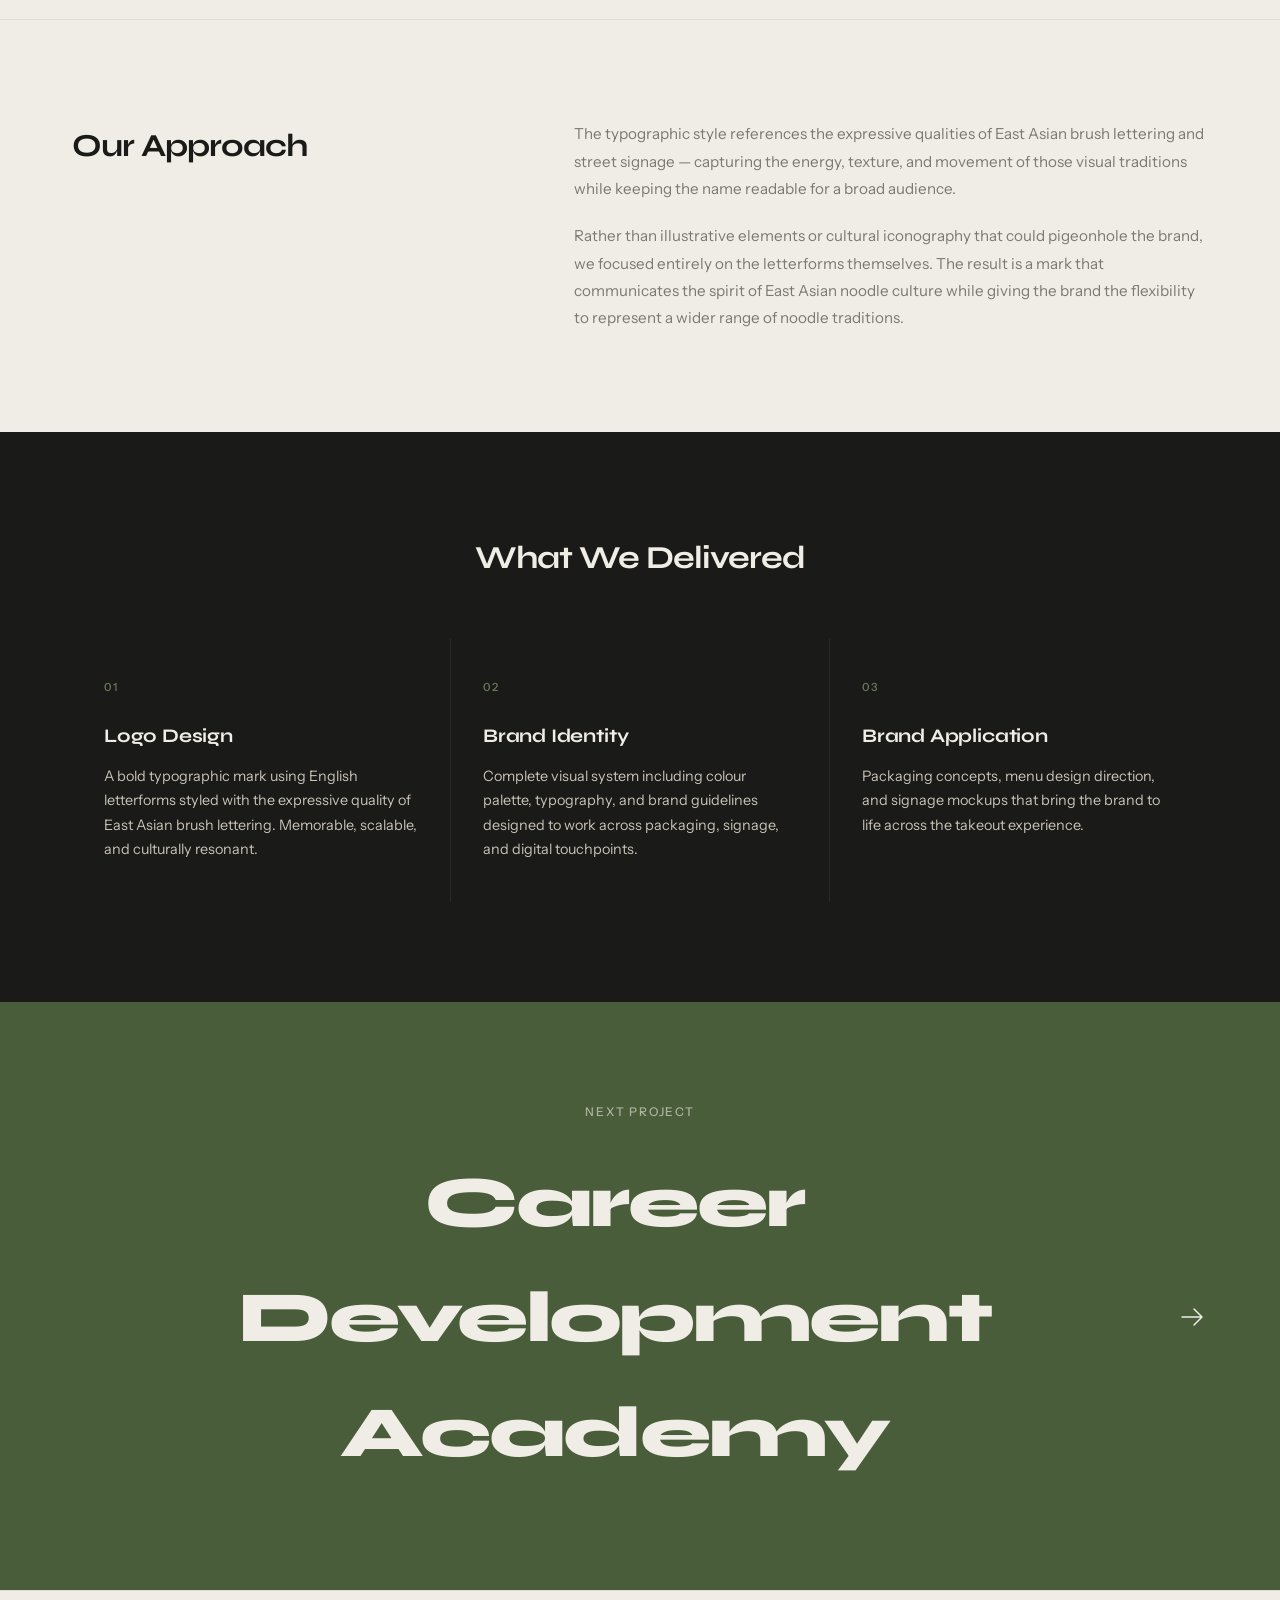
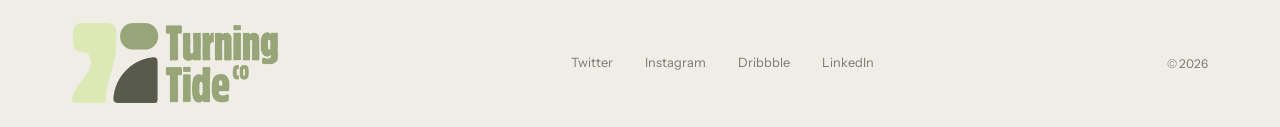
<file: wokology.html>
<!DOCTYPE html>
<html lang="en">
<head>
  <meta charset="UTF-8">
  <meta name="viewport" content="width=device-width, initial-scale=1.0">
  <title>Wokology — Turning Tide</title>
  <link rel="stylesheet" href="styles.css">
  <link rel="preconnect" href="https://fonts.googleapis.com">
  <link rel="preconnect" href="https://fonts.gstatic.com" crossorigin>
  <link href="https://fonts.googleapis.com/css2?family=Instrument+Sans:wght@400;500;600;700&family=Syne:wght@600;700;800&display=swap" rel="stylesheet">
</head>
<body>

  <!-- Cursor follower -->
  <div class="cursor" id="cursor"></div>

  <!-- Navigation -->
  <nav class="nav nav--scrolled nav--case" id="nav">
    <div class="container nav__inner">
      <a href="index.html" class="nav__logo">
        <img src="logo.png" alt="Turning Tide" class="nav__logo-icon">
      </a>
      <button class="nav__toggle" id="navToggle" aria-label="Toggle menu">
        <span></span>
        <span></span>
      </button>
      <ul class="nav__links" id="navLinks">
        <li><a href="index.html#work">Work</a></li>
        <li><a href="index.html#services">Services</a></li>
        <li><a href="index.html#about">About</a></li>
        <li><a href="index.html#contact">Contact</a></li>
      </ul>
    </div>
  </nav>

  <!-- Case Hero -->
  <header class="case-hero">
    <div class="container">
      <a href="index.html#work" class="case-hero__back">
        <svg width="20" height="20" viewBox="0 0 20 20" fill="none"><path d="M13 4L7 10L13 16" stroke="currentColor" stroke-width="1.5" stroke-linecap="round" stroke-linejoin="round"/></svg>
        Back to Work
      </a>
      <span class="case-hero__category">Logo + Brand Identity</span>
      <h1 class="case-hero__title">Wokology</h1>
      <p class="case-hero__summary">Created a bold visual identity for this noodle takeout concept. A typographic mark inspired by East Asian brush lettering and street signage that captures the energy of noodle culture.</p>
    </div>
  </header>

  <!-- Project Details -->
  <section class="case-details">
    <div class="container">
      <div class="case-details__grid">
        <div class="case-detail">
          <span class="case-detail__label">Client</span>
          <span class="case-detail__value">Wokology</span>
        </div>
        <div class="case-detail">
          <span class="case-detail__label">Industry</span>
          <span class="case-detail__value">Food / Takeout</span>
        </div>
        <div class="case-detail">
          <span class="case-detail__label">Services</span>
          <span class="case-detail__value">Logo Design, Brand Identity</span>
        </div>
        <div class="case-detail">
          <span class="case-detail__label">Year</span>
          <span class="case-detail__value">2025</span>
        </div>
      </div>
    </div>
  </section>

  <!-- Brand Logo Display -->
  <section class="case-showcase">
    <div class="container">
      <div class="case-showcase__logo case-showcase__logo--dark">
        <img src="wokology-logo.png" alt="Wokology brand logo">
      </div>
    </div>
  </section>

  <!-- Overview -->
  <section class="case-block">
    <div class="container">
      <div class="case-block__layout">
        <h2 class="case-block__title">The Challenge</h2>
        <div class="case-block__text">
          <p>Wokology is a noodle takeout concept that needed a visual identity to evoke East Asian street-food culture without tying the brand to a single cuisine or language. Using Chinese, Japanese, or Korean characters could unintentionally narrow how the menu or brand is perceived.</p>
          <p>The challenge was to create a mark that feels culturally evocative and authentic without being restricted to one specific regional cuisine. The logo needed to use English letterforms while still capturing the energy, texture, and movement of East Asian visual traditions.</p>
        </div>
      </div>
    </div>
  </section>

  <!-- Approach -->
  <section class="case-block">
    <div class="container">
      <div class="case-block__layout">
        <h2 class="case-block__title">Our Approach</h2>
        <div class="case-block__text">
          <p>The typographic style references the expressive qualities of East Asian brush lettering and street signage — capturing the energy, texture, and movement of those visual traditions while keeping the name readable for a broad audience.</p>
          <p>Rather than illustrative elements or cultural iconography that could pigeonhole the brand, we focused entirely on the letterforms themselves. The result is a mark that communicates the spirit of East Asian noodle culture while giving the brand the flexibility to represent a wider range of noodle traditions.</p>
        </div>
      </div>
    </div>
  </section>

  <!-- What We Delivered -->
  <section class="case-block case-block--dark">
    <div class="container">
      <h2 class="case-block__title case-block__title--center">What We Delivered</h2>
      <div class="case-deliverables__grid">
        <div class="case-deliverable">
          <span class="case-deliverable__num">01</span>
          <h3>Logo Design</h3>
          <p>A bold typographic mark using English letterforms styled with the expressive quality of East Asian brush lettering. Memorable, scalable, and culturally resonant.</p>
        </div>
        <div class="case-deliverable">
          <span class="case-deliverable__num">02</span>
          <h3>Brand Identity</h3>
          <p>Complete visual system including colour palette, typography, and brand guidelines designed to work across packaging, signage, and digital touchpoints.</p>
        </div>
        <div class="case-deliverable">
          <span class="case-deliverable__num">03</span>
          <h3>Brand Application</h3>
          <p>Packaging concepts, menu design direction, and signage mockups that bring the brand to life across the takeout experience.</p>
        </div>
      </div>
    </div>
  </section>

  <!-- Next Project -->
  <section class="case-next">
    <div class="container">
      <span class="case-next__label">Next Project</span>
      <a href="cda.html" class="case-next__link">
        <h2 class="case-next__title">Career Development Academy</h2>
        <svg width="32" height="32" viewBox="0 0 32 32" fill="none"><path d="M6 16H26M26 16L18 8M26 16L18 24" stroke="currentColor" stroke-width="1.5" stroke-linecap="round" stroke-linejoin="round"/></svg>
      </a>
    </div>
  </section>

  <!-- Footer -->
  <footer class="footer">
    <div class="container footer__inner">
      <a href="index.html" class="footer__logo">
        <img src="logo.png" alt="Turning Tide" class="footer__logo-icon">
      </a>
      <div class="footer__links">
        <a href="#">Twitter</a>
        <a href="#">Instagram</a>
        <a href="#">Dribbble</a>
        <a href="#">LinkedIn</a>
      </div>
      <span class="footer__copy">&copy; 2026</span>
    </div>
  </footer>

  <script src="script.js"></script>
</body>
</html>
</file>
<file: styles.css>
/* ========================================
   Turning Tide — Minimalist Creative Agency
   Green Khaki Palette
   ======================================== */

*, *::before, *::after {
  margin: 0;
  padding: 0;
  box-sizing: border-box;
}

:root {
  --khaki: #6b7b5a;
  --khaki-light: #8a9a76;
  --khaki-dark: #4a5d3a;
  --khaki-muted: #3d4f32;
  --olive: #2c3a22;
  --cream: #f0ede6;
  --cream-dark: #e2ddd3;
  --stone: #c8c2b6;
  --charcoal: #1a1a18;
  --charcoal-light: #2a2a26;
  --text: #1a1a18;
  --text-muted: #7a7a72;
  --white: #fafaf7;
  --font-heading: 'Syne', sans-serif;
  --font-body: 'Instrument Sans', sans-serif;
  --ease: cubic-bezier(0.16, 1, 0.3, 1);
}

html {
  scroll-behavior: smooth;
  -webkit-font-smoothing: antialiased;
}

body {
  font-family: var(--font-body);
  background: var(--cream);
  color: var(--text);
  line-height: 1.6;
  overflow-x: hidden;
  cursor: default;
}

a {
  color: inherit;
  text-decoration: none;
}

ul { list-style: none; }

.container {
  width: 100%;
  max-width: 1200px;
  margin: 0 auto;
  padding: 0 32px;
}

/* --- Custom Cursor --- */
.cursor {
  width: 16px;
  height: 16px;
  border: 1.5px solid var(--khaki-dark);
  border-radius: 50%;
  position: fixed;
  pointer-events: none;
  z-index: 9999;
  transition: transform 0.15s var(--ease), opacity 0.15s;
  transform: translate(-50%, -50%);
  opacity: 0;
  mix-blend-mode: difference;
}

.cursor--visible {
  opacity: 1;
}

.cursor--hover {
  transform: translate(-50%, -50%) scale(3);
  background: var(--khaki);
  border-color: var(--khaki);
  opacity: 0.3;
}

/* --- Navigation --- */
.nav {
  position: fixed;
  top: 0;
  left: 0;
  right: 0;
  z-index: 100;
  padding: 24px 0;
  transition: background 0.3s var(--ease), padding 0.3s var(--ease);
  mix-blend-mode: difference;
}

.nav--scrolled {
  mix-blend-mode: normal;
  background: rgba(240, 237, 230, 0.9);
  backdrop-filter: blur(30px);
  padding: 16px 0;
}

.nav__inner {
  display: flex;
  align-items: center;
  justify-content: space-between;
}

.nav__logo {
  display: flex;
  align-items: center;
}

.nav__logo-icon {
  height: 64px;
  width: auto;
}

.nav__links {
  display: flex;
  align-items: center;
  gap: 40px;
}

.nav__links a {
  font-size: 0.85rem;
  font-weight: 500;
  color: var(--white);
  letter-spacing: 0.02em;
  position: relative;
  transition: opacity 0.3s;
}

.nav--scrolled .nav__links a {
  color: var(--text);
}

.nav__links a::after {
  content: '';
  position: absolute;
  bottom: -4px;
  left: 0;
  width: 0;
  height: 1px;
  background: currentColor;
  transition: width 0.3s var(--ease);
}

.nav__links a:hover::after {
  width: 100%;
}

.nav__toggle {
  display: none;
  flex-direction: column;
  gap: 6px;
  background: none;
  border: none;
  cursor: pointer;
  padding: 4px;
  width: 28px;
}

.nav__toggle span {
  display: block;
  width: 100%;
  height: 1.5px;
  background: var(--white);
  transition: all 0.3s var(--ease);
}

.nav--scrolled .nav__toggle span {
  background: var(--charcoal);
}

/* --- Hero --- */
.hero {
  min-height: 100vh;
  display: flex;
  align-items: flex-end;
  padding: 0 0 80px;
  background: var(--charcoal);
  position: relative;
  overflow: hidden;
}

.hero::before {
  content: '';
  position: absolute;
  top: 0;
  right: 0;
  width: 50%;
  height: 100%;
  background: linear-gradient(180deg, var(--olive) 0%, var(--charcoal) 100%);
  opacity: 0.4;
}

.hero .container {
  position: relative;
  z-index: 2;
  width: 100%;
}

.hero__tagline {
  font-size: 0.8rem;
  font-weight: 500;
  letter-spacing: 0.15em;
  text-transform: uppercase;
  color: var(--khaki-light);
  margin-bottom: 32px;
}

.hero__title {
  font-family: var(--font-heading);
  font-weight: 800;
  line-height: 0.95;
  letter-spacing: -0.04em;
}

.hero__line {
  display: block;
  font-size: clamp(3.5rem, 10vw, 8rem);
  color: var(--white);
}

.hero__line--accent {
  color: var(--khaki-light);
}

.hero__scroll {
  position: absolute;
  right: 48px;
  bottom: 80px;
  display: flex;
  flex-direction: column;
  align-items: center;
  gap: 12px;
  z-index: 2;
}

.hero__scroll span {
  font-size: 0.7rem;
  letter-spacing: 0.15em;
  text-transform: uppercase;
  color: var(--stone);
  writing-mode: vertical-rl;
}

.hero__scroll-line {
  width: 1px;
  height: 60px;
  background: var(--khaki);
  position: relative;
  overflow: hidden;
}

.hero__scroll-line::after {
  content: '';
  position: absolute;
  top: -100%;
  left: 0;
  width: 100%;
  height: 100%;
  background: var(--cream);
  animation: scrollLine 2s ease-in-out infinite;
}

@keyframes scrollLine {
  0% { top: -100%; }
  100% { top: 100%; }
}

/* --- Marquee --- */
.marquee {
  padding: 24px 0;
  border-top: 1px solid var(--cream-dark);
  border-bottom: 1px solid var(--cream-dark);
  overflow: hidden;
  background: var(--cream);
}

.marquee__track {
  display: flex;
  gap: 40px;
  align-items: center;
  animation: marquee 20s linear infinite;
  width: max-content;
}

.marquee__track span {
  font-family: var(--font-heading);
  font-size: 0.85rem;
  font-weight: 600;
  letter-spacing: 0.1em;
  text-transform: uppercase;
  color: var(--text-muted);
  white-space: nowrap;
}

.marquee__dot {
  width: 5px;
  height: 5px;
  border-radius: 50%;
  background: var(--khaki);
  flex-shrink: 0;
}

@keyframes marquee {
  0% { transform: translateX(0); }
  100% { transform: translateX(-50%); }
}

/* --- Section Common --- */
.section-header {
  display: flex;
  align-items: baseline;
  gap: 24px;
  margin-bottom: 64px;
  padding-bottom: 24px;
  border-bottom: 1px solid var(--cream-dark);
}

.section-number {
  font-family: var(--font-body);
  font-size: 0.75rem;
  font-weight: 500;
  color: var(--text-muted);
  letter-spacing: 0.05em;
}

.section-title {
  font-family: var(--font-heading);
  font-size: clamp(1.5rem, 3vw, 2rem);
  font-weight: 700;
  letter-spacing: -0.03em;
  color: var(--charcoal);
}

/* --- Work --- */
.work {
  padding: 120px 0;
}

.work__grid {
  display: grid;
  grid-template-columns: repeat(2, 1fr);
  gap: 32px;
}

.work-card {
  background: var(--white);
  border-radius: 16px;
  overflow: hidden;
  border: 1px solid var(--cream-dark);
  transition: transform 0.4s var(--ease), box-shadow 0.4s var(--ease);
}

.work-card:hover {
  transform: translateY(-4px);
  box-shadow: 0 20px 60px rgba(0, 0, 0, 0.08);
}

.work-card__logo {
  display: flex;
  align-items: center;
  justify-content: center;
  height: 240px;
  padding: 12px;
  background: var(--charcoal);
  border-bottom: 1px solid var(--charcoal-light);
}

.work-card__logo img {
  max-height: 100%;
  max-width: 100%;
  width: auto;
  height: 100%;
  object-fit: contain;
}

.work-card__logo--white {
  background: #fff;
  border-bottom-color: var(--cream-dark);
}

.work-card__logo--placeholder {
  background: var(--charcoal);
}

.work-card__logo--placeholder span {
  font-family: var(--font-heading);
  font-size: 4rem;
  font-weight: 800;
  color: var(--khaki-light);
  letter-spacing: -0.04em;
}

.case-showcase__logo--placeholder {
  background: var(--charcoal);
  border: none;
}

.case-showcase__logo--placeholder span {
  font-size: 0.9rem;
  font-weight: 500;
  letter-spacing: 0.1em;
  text-transform: uppercase;
  color: var(--khaki-light);
}

.work-card__body {
  padding: 32px;
}

.work-card__category {
  font-size: 0.7rem;
  font-weight: 600;
  letter-spacing: 0.1em;
  text-transform: uppercase;
  color: var(--khaki);
}

.work-card__title {
  font-family: var(--font-heading);
  font-size: 1.6rem;
  font-weight: 700;
  letter-spacing: -0.03em;
  color: var(--charcoal);
  margin: 8px 0 12px;
}

.work-card__desc {
  font-size: 0.9rem;
  color: var(--text-muted);
  line-height: 1.65;
}

.work-card__buttons {
  display: flex;
  gap: 12px;
  margin-top: 20px;
}

.work-card__btn {
  display: inline-block;
  padding: 12px 28px;
  font-size: 0.75rem;
  font-weight: 600;
  letter-spacing: 0.08em;
  text-transform: uppercase;
  color: var(--cream);
  background: var(--charcoal);
  border: 1px solid var(--charcoal);
  transition: all 0.3s var(--ease);
  text-decoration: none;
}

.work-card__btn:hover {
  background: var(--khaki-dark);
  border-color: var(--khaki-dark);
}

.work-card__btn--outline {
  background: transparent;
  color: var(--charcoal);
  border-color: var(--cream-dark);
}

.work-card__btn--outline:hover {
  background: var(--charcoal);
  color: var(--cream);
  border-color: var(--charcoal);
}

/* --- Services --- */
.services {
  padding: 120px 0;
  background: var(--charcoal);
  color: var(--cream);
}

.services .section-header {
  border-bottom-color: var(--charcoal-light);
}

.services .section-number {
  color: var(--khaki);
}

.services .section-title {
  color: var(--cream);
}

.services__grid {
  display: grid;
  grid-template-columns: repeat(3, 1fr);
  gap: 1px;
  background: var(--charcoal-light);
}

.service {
  padding: 48px 40px;
  background: var(--charcoal);
  transition: background 0.4s var(--ease);
}

.service:hover {
  background: var(--charcoal-light);
}

.service__number {
  display: block;
  font-size: 0.7rem;
  font-weight: 500;
  color: var(--khaki);
  letter-spacing: 0.1em;
  margin-bottom: 32px;
}

.service__title {
  font-family: var(--font-heading);
  font-size: 1.5rem;
  font-weight: 700;
  letter-spacing: -0.02em;
  color: var(--cream);
  margin-bottom: 16px;
}

.service__desc {
  font-size: 0.9rem;
  color: var(--stone);
  line-height: 1.7;
}

/* --- About --- */
.about {
  padding: 120px 0;
}

.about__content {
  display: grid;
  grid-template-columns: 2fr 1fr;
  gap: 80px;
  align-items: start;
  margin-bottom: 100px;
}

.about__large {
  font-family: var(--font-heading);
  font-size: clamp(1.3rem, 2.5vw, 1.8rem);
  font-weight: 600;
  line-height: 1.4;
  letter-spacing: -0.02em;
  color: var(--charcoal);
  margin-bottom: 24px;
}

.about__text p:last-child {
  font-size: 0.95rem;
  color: var(--text-muted);
  line-height: 1.75;
}

.about__stats {
  display: flex;
  flex-direction: column;
  gap: 32px;
  padding-top: 8px;
}

.about__stat-number {
  display: block;
  font-family: var(--font-heading);
  font-size: 2.5rem;
  font-weight: 700;
  color: var(--khaki-dark);
  letter-spacing: -0.03em;
  line-height: 1;
}

.about__stat-label {
  font-size: 0.8rem;
  color: var(--text-muted);
  letter-spacing: 0.05em;
  text-transform: uppercase;
  margin-top: 4px;
}

/* Process */
.process {
  padding-top: 80px;
  border-top: 1px solid var(--cream-dark);
}

.process__heading {
  font-family: var(--font-heading);
  font-size: 1.2rem;
  font-weight: 700;
  letter-spacing: -0.02em;
  margin-bottom: 48px;
  color: var(--charcoal);
}

.process__steps {
  display: grid;
  grid-template-columns: repeat(4, 1fr);
  gap: 32px;
}

.process__step {
  display: flex;
  flex-direction: column;
  gap: 16px;
}

.process__step-num {
  font-size: 0.7rem;
  font-weight: 500;
  color: var(--khaki);
  letter-spacing: 0.1em;
}

.process__step h4 {
  font-family: var(--font-heading);
  font-size: 1rem;
  font-weight: 700;
  color: var(--charcoal);
  margin-bottom: 4px;
}

.process__step p {
  font-size: 0.85rem;
  color: var(--text-muted);
  line-height: 1.65;
}

/* --- Testimonials --- */
.testimonials {
  padding: 100px 0;
  background: var(--khaki-dark);
}

.testimonials__list {
  display: grid;
  grid-template-columns: repeat(2, 1fr);
  gap: 48px;
}

.testimonial p {
  font-family: var(--font-heading);
  font-size: clamp(1.1rem, 2vw, 1.4rem);
  font-weight: 600;
  color: var(--cream);
  line-height: 1.5;
  letter-spacing: -0.01em;
  margin-bottom: 24px;
}

.testimonial cite {
  font-style: normal;
  font-size: 0.8rem;
  color: var(--khaki-light);
  letter-spacing: 0.05em;
}

/* --- Contact --- */
.contact {
  padding: 120px 0;
}

.contact__inner {
  display: grid;
  grid-template-columns: 1fr 1fr;
  gap: 80px;
  align-items: start;
}

.contact__title {
  font-family: var(--font-heading);
  font-size: clamp(2.5rem, 5vw, 4rem);
  font-weight: 800;
  letter-spacing: -0.04em;
  line-height: 1.05;
  color: var(--charcoal);
  margin-top: 16px;
  margin-bottom: 32px;
}

.contact__details a {
  font-size: 0.9rem;
  color: var(--text-muted);
  border-bottom: 1px solid var(--cream-dark);
  padding-bottom: 2px;
  transition: all 0.3s;
}

.contact__details a:hover {
  color: var(--khaki-dark);
  border-color: var(--khaki-dark);
}

.contact__form {
  display: flex;
  flex-direction: column;
  gap: 0;
}

.form-group {
  border-bottom: 1px solid var(--cream-dark);
}

.form-group input,
.form-group select,
.form-group textarea {
  width: 100%;
  padding: 20px 0;
  background: transparent;
  border: none;
  color: var(--text);
  font-family: var(--font-body);
  font-size: 0.95rem;
  outline: none;
  transition: border-color 0.3s;
}

.form-group input::placeholder,
.form-group textarea::placeholder {
  color: var(--stone);
}

.form-group input:focus,
.form-group select:focus,
.form-group textarea:focus {
  border-color: var(--khaki);
}

.form-group select {
  appearance: none;
  background-image: url("data:image/svg+xml,%3Csvg width='10' height='6' viewBox='0 0 10 6' fill='none' xmlns='http://www.w3.org/2000/svg'%3E%3Cpath d='M1 1l4 4 4-4' stroke='%237a7a72' stroke-width='1' stroke-linecap='round'/%3E%3C/svg%3E");
  background-repeat: no-repeat;
  background-position: right 0 center;
  cursor: pointer;
}

.form-group textarea {
  resize: none;
  min-height: 80px;
}

.btn {
  display: inline-flex;
  align-items: center;
  justify-content: center;
  padding: 18px 48px;
  background: var(--charcoal);
  color: var(--cream);
  border: none;
  border-radius: 0;
  font-family: var(--font-body);
  font-weight: 600;
  font-size: 0.85rem;
  letter-spacing: 0.05em;
  text-transform: uppercase;
  cursor: pointer;
  transition: all 0.4s var(--ease);
  margin-top: 32px;
  align-self: flex-start;
}

.btn:hover {
  background: var(--khaki-dark);
}

/* Contact Success Message */
.contact__success {
  display: none;
  flex-direction: column;
  align-items: flex-start;
  padding: 48px 40px;
  background: var(--white);
  border: 1px solid var(--cream-dark);
  border-radius: 16px;
  animation: successFade 0.5s var(--ease);
}

.contact__success.active {
  display: flex;
}

.contact__form.hidden {
  display: none;
}

.contact__success-icon {
  color: var(--khaki-dark);
  margin-bottom: 24px;
}

.contact__success-title {
  font-family: var(--font-heading);
  font-size: 1.8rem;
  font-weight: 700;
  letter-spacing: -0.02em;
  color: var(--charcoal);
  margin-bottom: 12px;
}

.contact__success-text {
  font-size: 0.95rem;
  color: var(--text-muted);
  line-height: 1.7;
  margin-bottom: 32px;
  max-width: 400px;
}

.contact__success-btn {
  background: transparent;
  border: none;
  padding: 0;
  font-family: var(--font-body);
  font-size: 0.8rem;
  font-weight: 600;
  letter-spacing: 0.08em;
  text-transform: uppercase;
  color: var(--khaki-dark);
  cursor: pointer;
  border-bottom: 1px solid var(--khaki-dark);
  padding-bottom: 4px;
  transition: all 0.3s var(--ease);
}

.contact__success-btn:hover {
  color: var(--charcoal);
  border-color: var(--charcoal);
}

@keyframes successFade {
  from { opacity: 0; transform: translateY(12px); }
  to { opacity: 1; transform: translateY(0); }
}

/* --- Footer --- */
.footer {
  padding: 32px 0;
  border-top: 1px solid var(--cream-dark);
}

.footer__inner {
  display: flex;
  align-items: center;
  justify-content: space-between;
}

.footer__logo {
  display: flex;
  align-items: center;
  gap: 10px;
  font-family: var(--font-heading);
  font-weight: 700;
  font-size: 0.85rem;
  letter-spacing: -0.02em;
  color: var(--charcoal);
  text-decoration: none;
}

.footer__logo-icon {
  height: 80px;
  width: auto;
}

.footer__links {
  display: flex;
  gap: 32px;
}

.footer__links a {
  font-size: 0.8rem;
  color: var(--text-muted);
  transition: color 0.3s;
}

.footer__links a:hover {
  color: var(--charcoal);
}

.footer__copy {
  font-size: 0.75rem;
  color: var(--text-muted);
}

/* --- Case Study Pages --- */
.nav--case {
  mix-blend-mode: normal;
}

.case-hero {
  padding: 160px 0 80px;
  background: var(--charcoal);
  position: relative;
}

.case-hero::before {
  content: '';
  position: absolute;
  top: 0;
  right: 0;
  width: 40%;
  height: 100%;
  background: linear-gradient(180deg, var(--olive) 0%, var(--charcoal) 100%);
  opacity: 0.3;
}

.case-hero .container {
  position: relative;
  z-index: 2;
}

.case-hero__back {
  display: inline-flex;
  align-items: center;
  gap: 8px;
  font-size: 0.8rem;
  font-weight: 500;
  color: var(--stone);
  letter-spacing: 0.02em;
  margin-bottom: 48px;
  transition: color 0.3s;
}

.case-hero__back:hover {
  color: var(--cream);
}

.case-hero__category {
  display: inline-block;
  font-size: 0.7rem;
  font-weight: 600;
  letter-spacing: 0.1em;
  text-transform: uppercase;
  color: var(--khaki-light);
  margin-bottom: 16px;
}

.case-hero__title {
  font-family: var(--font-heading);
  font-size: clamp(3.5rem, 8vw, 6rem);
  font-weight: 800;
  letter-spacing: -0.04em;
  line-height: 1;
  color: var(--white);
  margin-bottom: 24px;
}

.case-hero__summary {
  font-size: 1.05rem;
  color: var(--stone);
  line-height: 1.7;
  max-width: 560px;
}

.case-hero__actions {
  margin-top: 32px;
}

.case-hero__link {
  display: inline-block;
  padding: 14px 36px;
  font-size: 0.75rem;
  font-weight: 600;
  letter-spacing: 0.08em;
  text-transform: uppercase;
  color: var(--charcoal);
  background: var(--cream);
  transition: all 0.3s var(--ease);
}

.case-hero__link:hover {
  background: var(--khaki-light);
  color: var(--charcoal);
}

/* Case Details Bar */
.case-details {
  padding: 48px 0;
  border-bottom: 1px solid var(--cream-dark);
}

.case-details__grid {
  display: grid;
  grid-template-columns: repeat(4, 1fr);
  gap: 32px;
}

.case-detail {
  display: flex;
  flex-direction: column;
  gap: 6px;
}

.case-detail__label {
  font-size: 0.7rem;
  font-weight: 600;
  letter-spacing: 0.1em;
  text-transform: uppercase;
  color: var(--text-muted);
}

.case-detail__value {
  font-size: 0.95rem;
  color: var(--charcoal);
  font-weight: 500;
}

/* Case Showcase (logo display) */
.case-showcase {
  padding: 80px 0;
}

.case-showcase__logo {
  display: flex;
  align-items: center;
  justify-content: center;
  background: #fff;
  border: 1px solid var(--cream-dark);
  border-radius: 16px;
  padding: 40px;
  min-height: 360px;
}

.case-showcase__logo--dark {
  background: var(--charcoal);
  border: none;
}

.case-showcase__logo img {
  max-width: 100%;
  max-height: 280px;
  object-fit: contain;
}

/* Case Content Blocks */
.case-block {
  padding: 100px 0;
  border-top: 1px solid var(--cream-dark);
}

.case-block--dark {
  background: var(--charcoal);
  border-top: none;
}

.case-block__layout {
  display: grid;
  grid-template-columns: 1fr 1.5fr;
  gap: 80px;
  align-items: start;
}

.case-block__title {
  font-family: var(--font-heading);
  font-size: clamp(1.5rem, 3vw, 2rem);
  font-weight: 700;
  letter-spacing: -0.03em;
  color: var(--charcoal);
  position: sticky;
  top: 120px;
}

.case-block--dark .case-block__title {
  color: var(--cream);
}

.case-block__title--center {
  text-align: center;
  margin-bottom: 56px;
  position: static;
}

.case-block__text p {
  font-size: 0.95rem;
  color: var(--text-muted);
  line-height: 1.8;
}

.case-block__text p + p {
  margin-top: 20px;
}

/* Case Deliverables Grid */
.case-deliverables__grid {
  display: grid;
  grid-template-columns: repeat(3, 1fr);
  gap: 1px;
  background: var(--charcoal-light);
}

.case-deliverable {
  padding: 40px 32px;
  background: var(--charcoal);
}

.case-deliverable__num {
  display: block;
  font-size: 0.7rem;
  font-weight: 500;
  color: var(--khaki);
  letter-spacing: 0.1em;
  margin-bottom: 24px;
}

.case-deliverable h3 {
  font-family: var(--font-heading);
  font-size: 1.2rem;
  font-weight: 700;
  color: var(--cream);
  margin-bottom: 12px;
  letter-spacing: -0.01em;
}

.case-deliverable p {
  font-size: 0.9rem;
  color: var(--stone);
  line-height: 1.7;
}

/* Case Gallery */
.case-gallery {
  padding: 0 0 80px;
}

.case-gallery__grid {
  display: grid;
  gap: 24px;
}

.case-gallery__grid--2 {
  grid-template-columns: repeat(2, 1fr);
}

.case-gallery__grid--3 {
  grid-template-columns: repeat(3, 1fr);
}

.case-gallery__placeholder {
  display: flex;
  align-items: center;
  justify-content: center;
  background: var(--white);
  border: 1px dashed var(--cream-dark);
  border-radius: 12px;
  aspect-ratio: 4/3;
  color: var(--stone);
  font-size: 0.85rem;
  font-weight: 500;
  letter-spacing: 0.02em;
}

.case-gallery__placeholder--wide {
  aspect-ratio: 16/7;
}

/* Next Project */
.case-next {
  padding: 100px 0;
  background: var(--khaki-dark);
  text-align: center;
}

.case-next__label {
  display: block;
  font-size: 0.75rem;
  font-weight: 500;
  letter-spacing: 0.15em;
  text-transform: uppercase;
  color: var(--cream);
  opacity: 0.6;
  margin-bottom: 24px;
}

.case-next__link {
  display: inline-flex;
  align-items: center;
  gap: 20px;
  transition: opacity 0.3s;
}

.case-next__link:hover {
  opacity: 0.7;
}

.case-next__title {
  font-family: var(--font-heading);
  font-size: clamp(2.5rem, 6vw, 4.5rem);
  font-weight: 800;
  letter-spacing: -0.04em;
  color: var(--cream);
}

.case-next__link svg {
  color: var(--cream);
  flex-shrink: 0;
}

/* --- Responsive: Tablet --- */
@media (max-width: 1024px) {
  .container {
    padding: 0 24px;
  }

  .services__grid {
    grid-template-columns: 1fr;
    gap: 0;
    background: var(--charcoal);
  }

  .service {
    border-bottom: 1px solid var(--charcoal-light);
    padding: 40px 32px;
  }

  .about__content {
    grid-template-columns: 1fr;
    gap: 48px;
    margin-bottom: 64px;
  }

  .about__stats {
    flex-direction: row;
    gap: 48px;
  }

  .process__steps {
    grid-template-columns: repeat(2, 1fr);
    gap: 24px;
  }

  .testimonials__list {
    grid-template-columns: 1fr;
    gap: 32px;
  }

  .contact__inner {
    grid-template-columns: 1fr;
    gap: 48px;
  }

  .work {
    padding: 80px 0;
  }

  .services {
    padding: 80px 0;
  }

  .about {
    padding: 80px 0;
  }

  .testimonials {
    padding: 64px 0;
  }

  .contact {
    padding: 80px 0;
  }

  .section-header {
    margin-bottom: 40px;
  }

  /* Case study tablet */
  .case-block__layout {
    grid-template-columns: 1fr;
    gap: 32px;
  }

  .case-block__title {
    position: static;
  }

  .case-details__grid {
    grid-template-columns: repeat(2, 1fr);
    gap: 24px;
  }

  .case-deliverables__grid {
    grid-template-columns: 1fr;
    gap: 0;
    background: var(--charcoal);
  }

  .case-deliverable {
    border-bottom: 1px solid var(--charcoal-light);
  }

  .case-gallery__grid--3 {
    grid-template-columns: repeat(2, 1fr);
  }
}

/* --- Responsive: Mobile --- */
@media (max-width: 768px) {
  .container {
    padding: 0 20px;
  }

  /* Mobile Nav - fullscreen overlay */
  .nav {
    padding: 16px 0;
    mix-blend-mode: normal;
    background: transparent;
    z-index: 1000;
    transform: translateZ(0);
    -webkit-transform: translateZ(0);
    will-change: transform;
  }

  .nav--scrolled {
    padding: 12px 0;
    background: var(--cream);
    backdrop-filter: none;
    -webkit-backdrop-filter: none;
    border-bottom: 1px solid var(--cream-dark);
  }

  .nav__inner {
    pointer-events: auto;
  }

  /* On mobile over the hero, keep toggle white */
  .nav .nav__toggle span {
    background: var(--white);
  }

  .nav--scrolled .nav__toggle span {
    background: var(--charcoal);
  }

  /* When menu is open, nav sits on top cleanly */
  .nav.nav--open {
    background: var(--charcoal);
    position: fixed;
    z-index: 1000;
  }

  .nav.nav--open .nav__logo {
    color: var(--cream);
  }

  .nav__links {
    display: none;
    position: fixed;
    top: 0;
    left: 0;
    right: 0;
    bottom: 0;
    flex-direction: column;
    justify-content: center;
    align-items: center;
    gap: 40px;
    background: var(--charcoal);
    z-index: 999;
    padding-top: 80px;
  }

  .nav__links.active {
    display: flex;
  }

  .nav__links li {
    opacity: 0;
    transform: translateY(20px);
    animation: navFadeIn 0.4s var(--ease) forwards;
  }

  .nav__links.active li:nth-child(1) { animation-delay: 0.05s; }
  .nav__links.active li:nth-child(2) { animation-delay: 0.1s; }
  .nav__links.active li:nth-child(3) { animation-delay: 0.15s; }
  .nav__links.active li:nth-child(4) { animation-delay: 0.2s; }

  @keyframes navFadeIn {
    to { opacity: 1; transform: translateY(0); }
  }

  .nav__links a {
    font-family: var(--font-heading);
    font-size: 2rem;
    font-weight: 700;
    color: var(--cream) !important;
    letter-spacing: -0.02em;
  }

  .nav__links a::after {
    display: none;
  }

  .nav__toggle {
    display: flex;
    position: relative;
    z-index: 1001;
    width: 48px;
    height: 48px;
    align-items: center;
    justify-content: center;
    -webkit-tap-highlight-color: transparent;
    pointer-events: auto;
    touch-action: manipulation;
    cursor: pointer;
  }

  .nav__toggle.active span {
    background: var(--cream);
  }

  .nav__toggle.active span:first-child {
    transform: rotate(45deg) translate(2px, 3px);
  }

  .nav__toggle.active span:last-child {
    transform: rotate(-45deg) translate(2px, -3px);
  }

  /* Nav logo mobile */
  .nav__logo-icon {
    height: 42px;
  }

  /* Hero mobile */
  .hero {
    min-height: 85vh;
    padding-bottom: 48px;
  }

  .hero__tagline {
    font-size: 0.7rem;
    margin-bottom: 24px;
  }

  .hero__line {
    font-size: clamp(2.8rem, 11vw, 4rem);
  }

  .hero__scroll {
    display: none;
  }

  /* Case study mobile */
  .case-hero {
    padding: 120px 0 48px;
  }

  .case-hero__back {
    margin-bottom: 32px;
  }

  .case-hero__title {
    font-size: clamp(2.5rem, 10vw, 3.5rem);
    margin-bottom: 16px;
  }

  .case-hero__summary {
    font-size: 0.95rem;
  }

  .case-details__grid {
    grid-template-columns: 1fr 1fr;
    gap: 20px;
  }

  .case-showcase {
    padding: 48px 0;
  }

  .case-showcase__logo {
    padding: 24px 16px;
    min-height: 200px;
  }

  .case-showcase__logo img {
    max-height: 160px;
  }

  .case-block {
    padding: 64px 0;
  }

  .case-gallery__grid--2,
  .case-gallery__grid--3 {
    grid-template-columns: 1fr;
  }

  .case-gallery__placeholder {
    aspect-ratio: 3/2;
  }

  .case-next {
    padding: 64px 0;
  }

  .case-next__title {
    font-size: clamp(2rem, 8vw, 3rem);
  }

  /* Marquee mobile */
  .marquee {
    padding: 16px 0;
  }

  .marquee__track {
    gap: 24px;
  }

  .marquee__track span {
    font-size: 0.7rem;
  }

  /* Section headers mobile */
  .section-header {
    margin-bottom: 32px;
    padding-bottom: 16px;
    gap: 16px;
  }

  .section-title {
    font-size: 1.3rem;
  }

  /* Work mobile */
  .work {
    padding: 64px 0;
  }

  .work__grid {
    grid-template-columns: 1fr;
    gap: 20px;
  }

  .work-card {
    border-radius: 12px;
  }

  .work-card__logo {
    height: auto;
    padding: 0;
    border-bottom: none;
    position: absolute;
    top: 20px;
    right: 20px;
    width: 72px;
    height: 72px;
    border-radius: 12px;
    background: var(--charcoal);
    border: 1px solid var(--charcoal-light);
    padding: 6px;
  }

  .work-card__logo--white {
    background: #fff;
    border-color: var(--cream-dark);
  }

  .work-card {
    position: relative;
  }

  .work-card__body {
    padding: 24px;
    padding-right: 104px;
  }

  .work-card__title {
    font-size: 1.3rem;
  }

  .work-card__desc {
    font-size: 0.85rem;
    padding-right: 0;
  }

  .work-card__category {
    margin-bottom: 4px;
  }

  .work-card__buttons {
    flex-direction: row;
    flex-wrap: wrap;
    gap: 10px;
    margin-top: 16px;
  }

  .work-card__btn {
    padding: 12px 20px;
    font-size: 0.7rem;
  }

  /* Services mobile */
  .services {
    padding: 64px 0;
  }

  .service {
    padding: 32px 24px;
  }

  .service__number {
    margin-bottom: 20px;
  }

  .service__title {
    font-size: 1.25rem;
    margin-bottom: 12px;
  }

  .service__desc {
    font-size: 0.85rem;
  }

  /* About mobile */
  .about {
    padding: 64px 0;
  }

  .about__content {
    grid-template-columns: 1fr;
    gap: 40px;
    margin-bottom: 64px;
  }

  .about__large {
    font-size: 1.2rem;
    margin-bottom: 16px;
  }

  .about__text p:last-child {
    font-size: 0.9rem;
  }

  .about__stats {
    flex-direction: row;
    gap: 0;
    justify-content: space-between;
  }

  .about__stat {
    text-align: center;
  }

  .about__stat-number {
    font-size: 2rem;
  }

  .about__stat-label {
    font-size: 0.7rem;
  }

  /* Process mobile */
  .process {
    padding-top: 48px;
  }

  .process__heading {
    font-size: 1rem;
    margin-bottom: 32px;
  }

  .process__steps {
    grid-template-columns: 1fr;
    gap: 0;
  }

  .process__step {
    flex-direction: row;
    align-items: flex-start;
    gap: 20px;
    padding: 20px 0;
    border-bottom: 1px solid var(--cream-dark);
  }

  .process__step:last-child {
    border-bottom: none;
  }

  .process__step-num {
    padding-top: 2px;
    flex-shrink: 0;
  }

  .process__step h4 {
    font-size: 0.95rem;
  }

  .process__step p {
    font-size: 0.8rem;
  }

  /* Testimonials mobile */
  .testimonials {
    padding: 56px 0;
  }

  .testimonials__list {
    grid-template-columns: 1fr;
    gap: 40px;
  }

  .testimonial p {
    font-size: 1.05rem;
    line-height: 1.55;
    margin-bottom: 16px;
  }

  .testimonial cite {
    font-size: 0.75rem;
  }

  /* Contact mobile */
  .contact {
    padding: 64px 0;
  }

  .contact__inner {
    grid-template-columns: 1fr;
    gap: 40px;
  }

  .contact__title {
    font-size: clamp(2rem, 8vw, 2.8rem);
    margin-bottom: 20px;
  }

  .contact__details a {
    font-size: 0.85rem;
  }

  /* Form mobile - larger touch targets */
  .form-group input,
  .form-group select,
  .form-group textarea {
    padding: 18px 0;
    font-size: 1rem;
  }

  .form-group textarea {
    min-height: 100px;
  }

  .btn {
    width: 100%;
    padding: 18px 32px;
    font-size: 0.85rem;
    text-align: center;
    -webkit-tap-highlight-color: transparent;
  }

  /* Footer mobile */
  .footer {
    padding: 24px 0;
  }

  .footer__inner {
    flex-direction: column;
    gap: 20px;
    text-align: center;
  }

  .footer__links {
    gap: 20px;
    flex-wrap: wrap;
    justify-content: center;
  }

  .footer__links a {
    font-size: 0.75rem;
  }

  /* Hide custom cursor on touch devices */
  .cursor {
    display: none;
  }

  /* Disable reveal animations on mobile for snappier feel */
  .reveal {
    opacity: 1;
    transform: none;
  }

  .reveal-stagger > * {
    opacity: 1;
    transform: none;
  }
}

/* --- Small phones --- */
@media (max-width: 380px) {
  .container {
    padding: 0 16px;
  }

  .hero__line {
    font-size: 2.4rem;
  }

  .work-card__logo {
    width: 60px;
    height: 60px;
    top: 16px;
    right: 16px;
    padding: 5px;
  }

  .work-card__body {
    padding: 20px;
    padding-right: 88px;
  }

  .about__stats {
    gap: 0;
  }

  .about__stat-number {
    font-size: 1.6rem;
  }

  .contact__title {
    font-size: 1.8rem;
  }

  .nav__links a {
    font-size: 1.6rem;
  }
}

/* --- Touch device improvements --- */
@media (hover: none) {
  .work-card:hover {
    transform: none;
    box-shadow: none;
  }

  .service:hover {
    background: var(--charcoal);
  }

  .cursor {
    display: none;
  }
}

/* --- Safe area for notched phones --- */
@supports (padding-bottom: env(safe-area-inset-bottom)) {
  .footer {
    padding-bottom: calc(24px + env(safe-area-inset-bottom));
  }

  .hero {
    padding-top: env(safe-area-inset-top);
  }

  .nav {
    padding-left: env(safe-area-inset-left);
    padding-right: env(safe-area-inset-right);
  }
}

/* --- Reveal Animations --- */
.reveal {
  opacity: 0;
  transform: translateY(40px);
  transition: opacity 0.8s var(--ease), transform 0.8s var(--ease);
}

.reveal--visible {
  opacity: 1;
  transform: translateY(0);
}

.reveal-stagger > * {
  opacity: 0;
  transform: translateY(30px);
  transition: opacity 0.6s var(--ease), transform 0.6s var(--ease);
}

.reveal-stagger--visible > *:nth-child(1) { opacity: 1; transform: translateY(0); transition-delay: 0s; }
.reveal-stagger--visible > *:nth-child(2) { opacity: 1; transform: translateY(0); transition-delay: 0.1s; }
.reveal-stagger--visible > *:nth-child(3) { opacity: 1; transform: translateY(0); transition-delay: 0.2s; }
.reveal-stagger--visible > *:nth-child(4) { opacity: 1; transform: translateY(0); transition-delay: 0.3s; }
.reveal-stagger--visible > *:nth-child(5) { opacity: 1; transform: translateY(0); transition-delay: 0.4s; }

/* Selection color */
::selection {
  background: var(--khaki);
  color: var(--cream);
}
</file>
